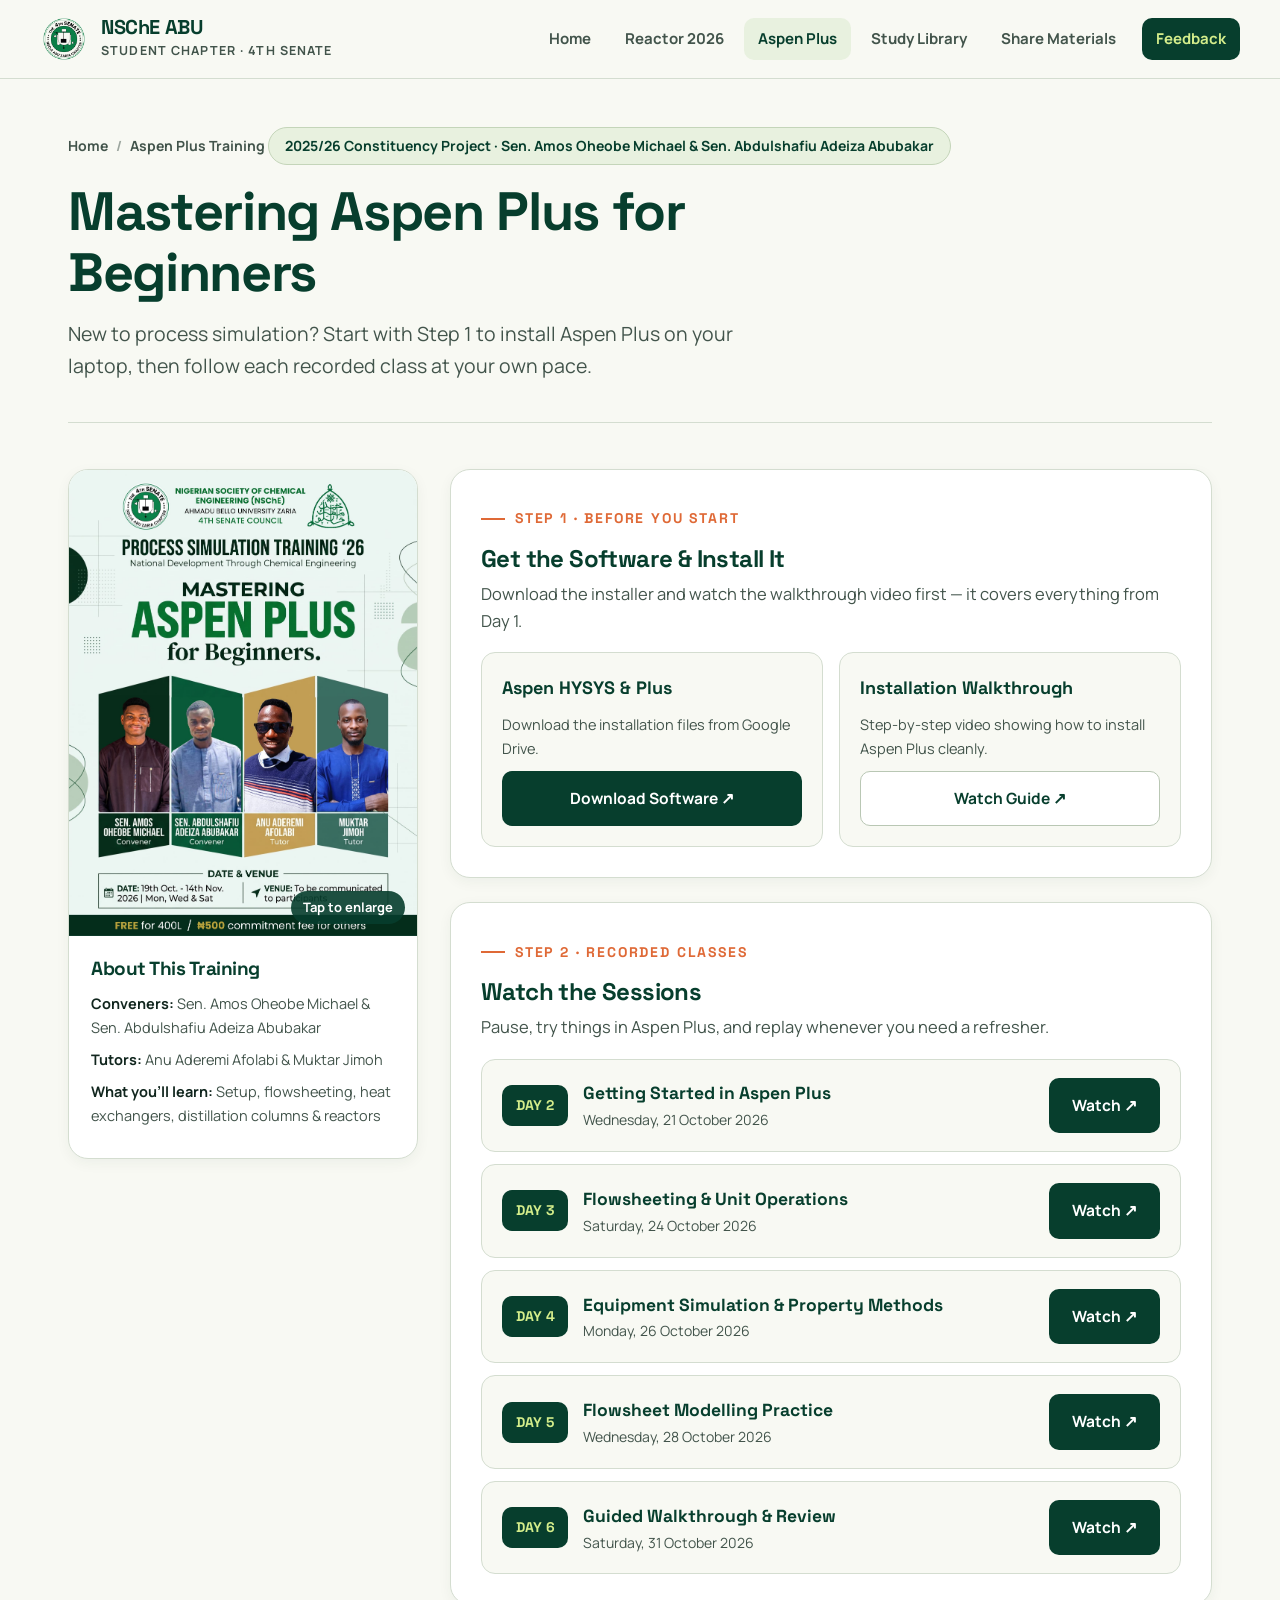
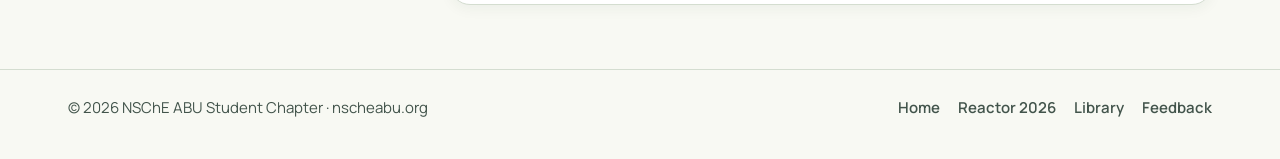
<file: aspen.html>
<!DOCTYPE html>
<html lang="en">
<head>
  <meta charset="UTF-8">
  <meta name="viewport" content="width=device-width, initial-scale=1.0">
  <meta name="theme-color" content="#073e2d">
  <title>Aspen Plus Process Simulation Training | NSChE ABU</title>
  <meta name="description" content="On-demand Process Simulation Training: Mastering Aspen Plus for Beginners — 2025/26 Constituency Project by Sen. Amos Oheobe Michael and Sen. Abdulshafiu Adeiza Abubakar.">
  <link rel="canonical" href="https://nscheabu.org/aspen">
  <link rel="icon" href="assets/parliament.jpg">
  <link rel="stylesheet" href="assets/styles.css">
  <style>
    .aspen-layout {
      padding: 46px 0 64px;
      display: grid;
      grid-template-columns: 350px 1fr;
      gap: 32px;
      align-items: start;
    }
    .flyer-card {
      background: var(--surface); border: 1px solid var(--line);
      border-radius: var(--radius-lg); overflow: hidden;
      position: sticky; top: 96px; box-shadow: var(--shadow-sm);
    }
    .flyer-btn { display: block; width: 100%; padding: 0; border: 0; background: #0d2b20; position: relative; overflow: hidden; }
    .flyer-btn img { width: 100%; transition: transform 0.25s ease; }
    .flyer-btn:hover img { transform: scale(1.02); }
    .zoom-pill { position: absolute; bottom: 12px; right: 12px; background: rgba(7, 62, 45, 0.9); color: #ffffff; padding: 6px 12px; border-radius: 999px; font-size: 13px; font-weight: 700; }
    .flyer-meta { padding: 22px; }
    .flyer-meta h3 { font-size: 19px; margin: 0 0 12px; }
    .meta-row { font-size: 14.5px; color: var(--muted); margin-bottom: 8px; }
    .meta-row strong { color: var(--ink); }

    .course-stack { display: grid; gap: 24px; }
    .setup-grid { display: grid; grid-template-columns: repeat(2, minmax(0, 1fr)); gap: 16px; margin-top: 18px; }
    .setup-card {
      background: var(--paper); border: 1px solid var(--line); border-radius: var(--radius-md);
      padding: 20px; display: flex; flex-direction: column; gap: 10px;
    }
    .setup-card strong { font-family: 'Space Grotesk', sans-serif; font-size: 18px; color: var(--green); }
    .setup-card span { font-size: 14.5px; color: var(--muted); }
    .setup-card .btn { margin-top: auto; width: 100%; }

    .video-list { display: grid; gap: 12px; margin-top: 18px; }
    .video-item {
      display: flex; align-items: center; justify-content: space-between; gap: 16px;
      padding: 18px 20px; background: var(--paper); border: 1px solid var(--line);
      border-radius: var(--radius-md); transition: border-color 0.16s ease, background 0.16s ease;
    }
    .video-item:hover { border-color: var(--green-mid); background: #eff4e8; }
    .video-info { display: flex; align-items: center; gap: 15px; }
    .day-badge {
      min-width: 66px; text-align: center; padding: 9px 10px; border-radius: 10px;
      background: var(--green); color: var(--lime); font-family: 'Space Grotesk', sans-serif;
      font-size: 14px; font-weight: 700; flex-shrink: 0;
    }
    .video-title { font-family: 'Space Grotesk', sans-serif; font-size: 17.5px; font-weight: 700; color: var(--green); display: block; }
    .video-sub { font-size: 14px; color: var(--muted); display: block; }

    @media (max-width: 960px) { .aspen-layout { grid-template-columns: 1fr; } .flyer-card { position: static; max-width: 440px; } }
    @media (max-width: 640px) { .setup-grid { grid-template-columns: 1fr; } .video-item { flex-direction: column; align-items: flex-start; } .video-item .btn { width: 100%; } }
  </style>
</head>
<body>
  <header class="site-header">
    <div class="container header-inner">
      <a class="brand" href="/portal">
        <img src="assets/parliament.jpg" alt="4th Senate Council, NSChE ABU Zaria">
        <span>
          <strong class="brand-title">NSChE ABU</strong>
          <small class="brand-sub">Student Chapter · 4th Senate</small>
        </span>
      </a>
      <button class="menu-toggle" id="menu-toggle" type="button" aria-label="Toggle menu" aria-expanded="false">
        <svg viewBox="0 0 24 24" fill="none" stroke="currentColor" stroke-width="2"><path d="M4 7h16M4 12h16M4 17h16"/></svg>
      </button>
      <nav class="site-nav" id="site-nav" aria-label="Primary navigation">
        <a href="/portal">Home</a>
        <a href="/reactor">Reactor 2026</a>
        <a href="/aspen" class="active">Aspen Plus</a>
        <a href="/library">Study Library</a>
        <a href="/submit">Share Materials</a>
        <a href="/feedback" class="nav-cta">Feedback</a>
      </nav>
    </div>
  </header>

  <main class="container">
    <section class="page-hero">
      <div class="breadcrumb"><a href="/portal">Home</a> <span aria-hidden="true">/</span> <span>Aspen Plus Training</span></div>
      <div class="credit-pill">2025/26 Constituency Project · Sen. Amos Oheobe Michael &amp; Sen. Abdulshafiu Adeiza Abubakar</div>
      <h1>Mastering Aspen Plus for Beginners</h1>
      <p class="lead">New to process simulation? Start with Step 1 to install Aspen Plus on your laptop, then follow each recorded class at your own pace.</p>
    </section>

    <section class="aspen-layout">
      <aside class="flyer-card">
        <button class="flyer-btn" type="button" id="open-flyer" aria-label="Enlarge training flyer">
          <img src="assets/aspen-flyer.jpg" alt="Process Simulation Training '26 — Mastering Aspen Plus for Beginners">
          <span class="zoom-pill">Tap to enlarge</span>
        </button>
        <div class="flyer-meta">
          <h3>About This Training</h3>
          <div class="meta-row"><strong>Conveners:</strong> Sen. Amos Oheobe Michael &amp; Sen. Abdulshafiu Adeiza Abubakar</div>
          <div class="meta-row"><strong>Tutors:</strong> Anu Aderemi Afolabi &amp; Muktar Jimoh</div>
          <div class="meta-row"><strong>What you'll learn:</strong> Setup, flowsheeting, heat exchangers, distillation columns &amp; reactors</div>
        </div>
      </aside>

      <div class="course-stack">
        <div class="surface-card">
          <div class="eyebrow">Step 1 · Before You Start</div>
          <h2 style="margin:0 0 8px; font-size:24px;">Get the Software &amp; Install It</h2>
          <p style="margin:0; color:var(--muted);">Download the installer and watch the walkthrough video first — it covers everything from Day 1.</p>

          <div class="setup-grid">
            <div class="setup-card">
              <strong>Aspen HYSYS &amp; Plus</strong>
              <span>Download the installation files from Google Drive.</span>
              <a class="btn btn-primary" href="https://drive.google.com/drive/folders/1dcPQ85crH-reZQr51jI_N2-OMOsZdmQL?usp=drive_link" target="_blank" rel="noopener noreferrer">Download Software ↗</a>
            </div>
            <div class="setup-card">
              <strong>Installation Walkthrough</strong>
              <span>Step-by-step video showing how to install Aspen Plus cleanly.</span>
              <a class="btn btn-secondary" href="https://drive.google.com/file/d/1r5Dppnak1qmbiyv0zVC3LcIEsXkKtmCa/view?usp=sharing" target="_blank" rel="noopener noreferrer">Watch Guide ↗</a>
            </div>
          </div>
        </div>

        <div class="surface-card">
          <div class="eyebrow">Step 2 · Recorded Classes</div>
          <h2 style="margin:0 0 8px; font-size:24px;">Watch the Sessions</h2>
          <p style="margin:0; color:var(--muted);">Pause, try things in Aspen Plus, and replay whenever you need a refresher.</p>

          <div class="video-list">
            <div class="video-item">
              <div class="video-info">
                <span class="day-badge">DAY 2</span>
                <div>
                  <span class="video-title">Getting Started in Aspen Plus</span>
                  <span class="video-sub">Wednesday, 21 October 2026</span>
                </div>
              </div>
              <a class="btn btn-primary" href="https://drive.google.com/file/d/1I8m_96QIARfTsNIJGgQcbL-wTsrNFKC9/view?usp=drivesdk" target="_blank" rel="noopener noreferrer">Watch ↗</a>
            </div>

            <div class="video-item">
              <div class="video-info">
                <span class="day-badge">DAY 3</span>
                <div>
                  <span class="video-title">Flowsheeting &amp; Unit Operations</span>
                  <span class="video-sub">Saturday, 24 October 2026</span>
                </div>
              </div>
              <a class="btn btn-primary" href="https://drive.google.com/file/d/1PqNSqU7HLkPXmFqzxGaYs_lEoEwLUfha/view?usp=drivesdk" target="_blank" rel="noopener noreferrer">Watch ↗</a>
            </div>

            <div class="video-item">
              <div class="video-info">
                <span class="day-badge">DAY 4</span>
                <div>
                  <span class="video-title">Equipment Simulation &amp; Property Methods</span>
                  <span class="video-sub">Monday, 26 October 2026</span>
                </div>
              </div>
              <a class="btn btn-primary" href="https://drive.google.com/file/d/1Q1H2U1e0AopoNmAdwpP_WrVVmf7OgQuS/view?usp=drivesdk" target="_blank" rel="noopener noreferrer">Watch ↗</a>
            </div>

            <div class="video-item">
              <div class="video-info">
                <span class="day-badge">DAY 5</span>
                <div>
                  <span class="video-title">Flowsheet Modelling Practice</span>
                  <span class="video-sub">Wednesday, 28 October 2026</span>
                </div>
              </div>
              <a class="btn btn-primary" href="https://drive.google.com/file/d/1vAtVlZqHjtX_nznTPYUTou9u3xbHw517/view?usp=drivesdk" target="_blank" rel="noopener noreferrer">Watch ↗</a>
            </div>

            <div class="video-item">
              <div class="video-info">
                <span class="day-badge">DAY 6</span>
                <div>
                  <span class="video-title">Guided Walkthrough &amp; Review</span>
                  <span class="video-sub">Saturday, 31 October 2026</span>
                </div>
              </div>
              <a class="btn btn-primary" href="https://drive.google.com/file/d/1xRFmtrDJiahxNEemplMcYujIHNgZti0q/view?usp=drivesdk" target="_blank" rel="noopener noreferrer">Watch ↗</a>
            </div>
          </div>
        </div>
      </div>
    </section>
  </main>

  <footer class="site-footer">
    <div class="container footer-inner">
      <span>© 2026 NSChE ABU Student Chapter · nscheabu.org</span>
      <div class="footer-links">
        <a href="/portal">Home</a>
        <a href="/reactor">Reactor 2026</a>
        <a href="/library">Library</a>
        <a href="/feedback">Feedback</a>
      </div>
    </div>
  </footer>

  <dialog id="flyer-modal" aria-labelledby="flyer-modal-title">
    <div class="dialog-head">
      <h3 id="flyer-modal-title">Process Simulation Training '26</h3>
      <button class="close-btn" type="button" id="close-flyer-modal" aria-label="Close">×</button>
    </div>
    <img src="assets/aspen-flyer.jpg" alt="Process Simulation Training '26 flyer" style="border-radius:12px;">
  </dialog>

  <script src="assets/site.js"></script>
  <script>
    const flyerModal = document.getElementById('flyer-modal');
    document.getElementById('open-flyer').addEventListener('click', () => flyerModal.showModal());
    document.getElementById('close-flyer-modal').addEventListener('click', () => flyerModal.close());
    flyerModal.addEventListener('click', (e) => { if (e.target === flyerModal) flyerModal.close(); });
  </script>
</body>
</html>
</file>
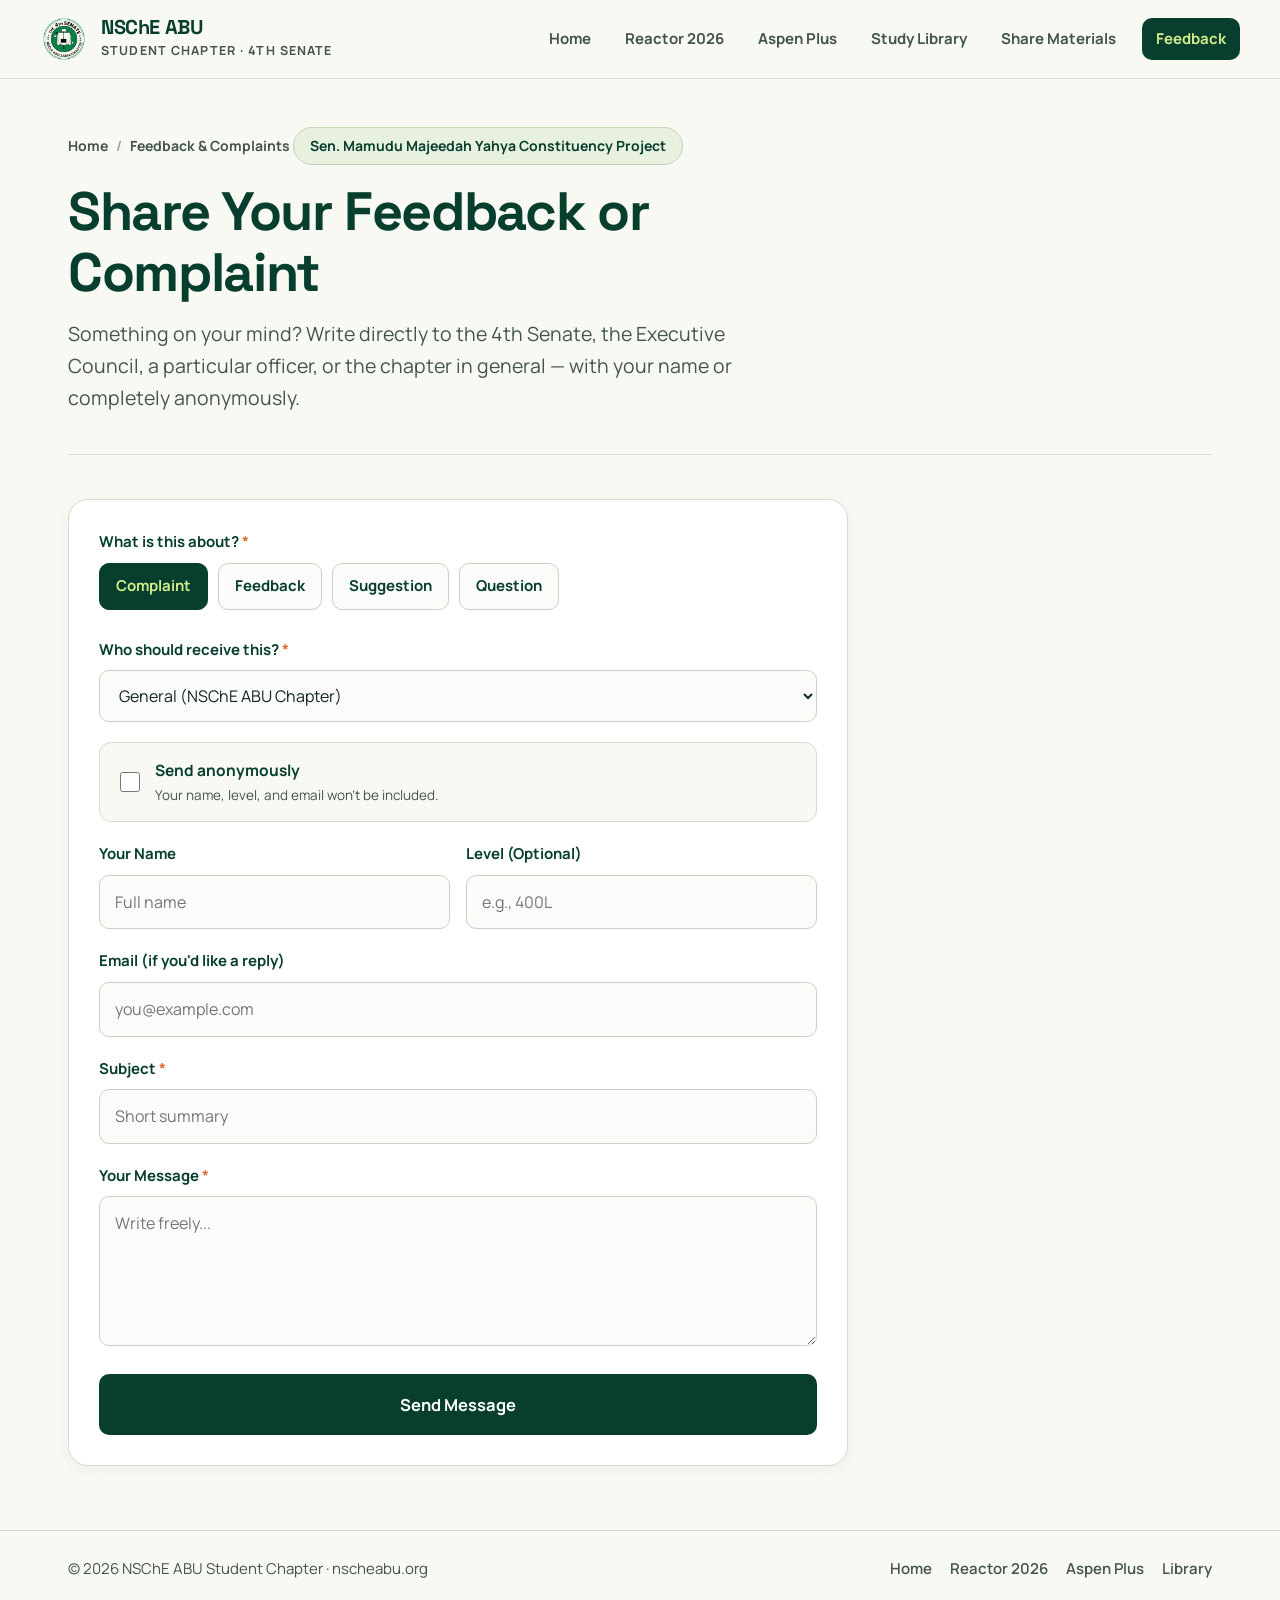
<file: feedback.html>
<!DOCTYPE html>
<html lang="en">
<head>
  <meta charset="UTF-8">
  <meta name="viewport" content="width=device-width, initial-scale=1.0">
  <meta name="theme-color" content="#073e2d">
  <title>Feedback &amp; Complaints | NSChE ABU Student Chapter</title>
  <meta name="description" content="Share feedback, suggestions, or complaints with the NSChE ABU Student Chapter Senate, Executive Council, or a specific officer — Sen. Mamudu Majeedah Yahya Constituency Project.">
  <link rel="canonical" href="https://nscheabu.org/feedback">
  <link rel="icon" href="assets/parliament.jpg">
  <link rel="stylesheet" href="assets/styles.css">
  <style>
    .feedback-wrap { padding: 44px 0 64px; max-width: 780px; }
    .form-grid { display: grid; gap: 20px; }
    .form-row-2 { display: grid; grid-template-columns: repeat(2, minmax(0, 1fr)); gap: 16px; }
    .field label { display: block; font-size: 15px; font-weight: 700; color: var(--green); margin-bottom: 8px; }
    .field label .req { color: var(--orange); }
    .field input[type="text"], .field input[type="email"], .field select, .field textarea {
      width: 100%; padding: 13px 15px; border: 1.5px solid #c6d3c2;
      border-radius: 10px; background: #fbfcf9; color: var(--ink); font-size: 16px;
    }
    .field input:focus, .field select:focus, .field textarea:focus { border-color: var(--green); background: #ffffff; }
    .field textarea { min-height: 150px; resize: vertical; }

    .pill-group { display: flex; flex-wrap: wrap; gap: 10px; }
    .pill-option input { position: absolute; opacity: 0; pointer-events: none; }
    .pill-option span {
      display: inline-block; padding: 10px 16px; border-radius: 10px;
      border: 1.5px solid #c6d3c2; background: #fbfcf9; color: var(--green);
      font-size: 15px; font-weight: 700; cursor: pointer; transition: all 0.15s ease;
    }
    .pill-option input:checked + span { background: var(--green); color: var(--lime); border-color: var(--green); }

    .anon-toggle {
      display: flex; align-items: center; gap: 12px; padding: 15px 16px;
      background: var(--paper); border: 1px solid var(--line); border-radius: 12px; cursor: pointer;
    }
    .anon-toggle input { width: 20px; height: 20px; accent-color: var(--green); cursor: pointer; }
    .anon-toggle strong { display: block; font-size: 15.5px; color: var(--green); }
    .anon-toggle small { display: block; font-size: 13.5px; color: var(--muted); }

    .conditional-box { display: none; }
    .conditional-box.visible { display: block; }
    .identity-fields.hidden { display: none; }

    .form-status { display: none; padding: 16px 18px; border-radius: 12px; font-size: 15.5px; font-weight: 600; }
    .form-status.success { display: block; background: #e7f6ea; border: 1px solid #9bd1a7; color: #0e4f28; }
    .form-status.error { display: block; background: #fdeceb; border: 1px solid #eab0ab; color: #8a231c; }

    @media (max-width: 600px) { .form-row-2 { grid-template-columns: 1fr; } }
  </style>
</head>
<body>
  <header class="site-header">
    <div class="container header-inner">
      <a class="brand" href="/portal">
        <img src="assets/parliament.jpg" alt="4th Senate Council, NSChE ABU Zaria">
        <span>
          <strong class="brand-title">NSChE ABU</strong>
          <small class="brand-sub">Student Chapter · 4th Senate</small>
        </span>
      </a>
      <button class="menu-toggle" id="menu-toggle" type="button" aria-label="Toggle menu" aria-expanded="false">
        <svg viewBox="0 0 24 24" fill="none" stroke="currentColor" stroke-width="2"><path d="M4 7h16M4 12h16M4 17h16"/></svg>
      </button>
      <nav class="site-nav" id="site-nav" aria-label="Primary navigation">
        <a href="/portal">Home</a>
        <a href="/reactor">Reactor 2026</a>
        <a href="/aspen">Aspen Plus</a>
        <a href="/library">Study Library</a>
        <a href="/submit">Share Materials</a>
        <a href="/feedback" class="nav-cta">Feedback</a>
      </nav>
    </div>
  </header>

  <main class="container">
    <section class="page-hero">
      <div class="breadcrumb"><a href="/portal">Home</a> <span aria-hidden="true">/</span> <span>Feedback &amp; Complaints</span></div>
      <div class="credit-pill">Sen. Mamudu Majeedah Yahya Constituency Project</div>
      <h1>Share Your Feedback or Complaint</h1>
      <p class="lead">Something on your mind? Write directly to the 4th Senate, the Executive Council, a particular officer, or the chapter in general — with your name or completely anonymously.</p>
    </section>

    <section class="feedback-wrap">
      <div class="surface-card">
        <form id="feedback-form" action="https://formspree.io/f/moedblkj" method="POST">
          <input type="hidden" name="_subject" id="hidden-subject" value="New NSChE ABU Feedback / Complaint">
          <input type="text" name="_gotcha" style="display:none" tabindex="-1" autocomplete="off">

          <div class="form-grid">
            <div class="field">
              <label>What is this about? <span class="req">*</span></label>
              <div class="pill-group" role="radiogroup" aria-label="Submission Type">
                <label class="pill-option"><input type="radio" name="Submission_Type" value="Complaint" checked><span>Complaint</span></label>
                <label class="pill-option"><input type="radio" name="Submission_Type" value="Feedback"><span>Feedback</span></label>
                <label class="pill-option"><input type="radio" name="Submission_Type" value="Suggestion"><span>Suggestion</span></label>
                <label class="pill-option"><input type="radio" name="Submission_Type" value="Inquiry"><span>Question</span></label>
              </div>
            </div>

            <div class="field">
              <label for="addressed-to">Who should receive this? <span class="req">*</span></label>
              <select id="addressed-to" name="Addressed_To" required>
                <option value="General (NSChE ABU Chapter)">General (NSChE ABU Chapter)</option>
                <option value="The 4th Senate Council">The 4th Senate Council</option>
                <option value="Executive Council">Executive Council</option>
                <option value="Particular Person / Officer">A Particular Person or Officer</option>
              </select>
            </div>

            <div class="field conditional-box" id="specific-person-box">
              <label for="specific-person">Name or Office <span class="req">*</span></label>
              <input type="text" id="specific-person" name="Specific_Person_Or_Office" placeholder="e.g., Senate President, Financial Secretary, or officer's name">
            </div>

            <label class="anon-toggle" for="anonymous-toggle">
              <input type="checkbox" id="anonymous-toggle" name="Submitted_Anonymously" value="Yes">
              <span>
                <strong>Send anonymously</strong>
                <small>Your name, level, and email won't be included.</small>
              </span>
            </label>

            <div class="identity-fields form-grid" id="identity-fields">
              <div class="form-row-2">
                <div class="field">
                  <label for="sender-name">Your Name</label>
                  <input type="text" id="sender-name" name="Full_Name" placeholder="Full name">
                </div>
                <div class="field">
                  <label for="sender-level">Level (Optional)</label>
                  <input type="text" id="sender-level" name="Level_Or_RegNo" placeholder="e.g., 400L">
                </div>
              </div>
              <div class="field">
                <label for="sender-email">Email (if you'd like a reply)</label>
                <input type="email" id="sender-email" name="email" placeholder="you@example.com">
              </div>
            </div>

            <div class="field">
              <label for="msg-subject">Subject <span class="req">*</span></label>
              <input type="text" id="msg-subject" name="Subject" required placeholder="Short summary">
            </div>

            <div class="field">
              <label for="msg-body">Your Message <span class="req">*</span></label>
              <textarea id="msg-body" name="Message" required placeholder="Write freely..."></textarea>
            </div>

            <div class="form-status" id="form-status" role="status" aria-live="polite"></div>

            <button class="btn btn-primary" type="submit" id="submit-btn" style="width:100%; padding:16px 24px; font-size:16.5px;">
              Send Message
            </button>
          </div>
        </form>
      </div>
    </section>
  </main>

  <footer class="site-footer">
    <div class="container footer-inner">
      <span>© 2026 NSChE ABU Student Chapter · nscheabu.org</span>
      <div class="footer-links">
        <a href="/portal">Home</a>
        <a href="/reactor">Reactor 2026</a>
        <a href="/aspen">Aspen Plus</a>
        <a href="/library">Library</a>
      </div>
    </div>
  </footer>

  <script src="assets/site.js"></script>
  <script>
    const addressedSelect = document.getElementById('addressed-to');
    const specificBox = document.getElementById('specific-person-box');
    const specificInput = document.getElementById('specific-person');

    function syncRecipientField() {
      const isSpecific = addressedSelect.value === 'Particular Person / Officer';
      specificBox.classList.toggle('visible', isSpecific);
      specificInput.required = isSpecific;
      if (!isSpecific) specificInput.value = '';
    }
    addressedSelect.addEventListener('change', syncRecipientField);
    syncRecipientField();

    const anonToggle = document.getElementById('anonymous-toggle');
    const identityFields = document.getElementById('identity-fields');
    anonToggle.addEventListener('change', () => {
      const isAnon = anonToggle.checked;
      identityFields.classList.toggle('hidden', isAnon);
      if (isAnon) {
        document.getElementById('sender-name').value = '';
        document.getElementById('sender-level').value = '';
        document.getElementById('sender-email').value = '';
      }
    });

    const form = document.getElementById('feedback-form');
    const submitBtn = document.getElementById('submit-btn');
    const formStatus = document.getElementById('form-status');

    form.addEventListener('submit', async (e) => {
      e.preventDefault();
      formStatus.className = 'form-status';
      formStatus.textContent = '';

      const type = form.querySelector('input[name="Submission_Type"]:checked')?.value || 'Feedback';
      const target = addressedSelect.value;
      const subjectText = document.getElementById('msg-subject').value.trim();
      document.getElementById('hidden-subject').value = `[NSChE ABU ${type}] (${target}) — ${subjectText}`;

      submitBtn.disabled = true;
      submitBtn.textContent = 'Sending...';

      try {
        const formData = new FormData(form);
        if (!anonToggle.checked) formData.set('Submitted_Anonymously', 'No');
        const payload = Object.fromEntries(formData.entries());
        if (!payload.email) delete payload.email;
        if (!payload.Specific_Person_Or_Office) delete payload.Specific_Person_Or_Office;
        if (!payload._gotcha) delete payload._gotcha;

        // Backup to NSChE ABU Cloudflare R2
        fetch('https://nsche-abu-uploads.nscheabuzaria1.workers.dev/feedback', {
          method: 'POST',
          headers: { 'Content-Type': 'application/json' },
          body: JSON.stringify(payload)
        }).catch(() => {});

        // Primary delivery via Formspree -> nscheabuzaria1@gmail.com
        const response = await fetch('https://formspree.io/f/moedblkj', {
          method: 'POST',
          headers: { 'Content-Type': 'application/json', 'Accept': 'application/json' },
          body: JSON.stringify(payload)
        });

        if (response.ok) {
          formStatus.className = 'form-status success';
          formStatus.textContent = 'Thank you — your message has been sent.';
          form.reset();
          syncRecipientField();
          identityFields.classList.remove('hidden');
        } else {
          const errData = await response.json().catch(() => ({}));
          throw new Error((errData.errors && errData.errors.map((err) => err.message).join(', ')) || 'Could not send right now.');
        }
      } catch (err) {
        formStatus.className = 'form-status error';
        formStatus.textContent = err.message || 'Could not send right now. Please check your connection and try again.';
      } finally {
        submitBtn.disabled = false;
        submitBtn.textContent = 'Send Message';
      }
    });
  </script>
</body>
</html>
</file>
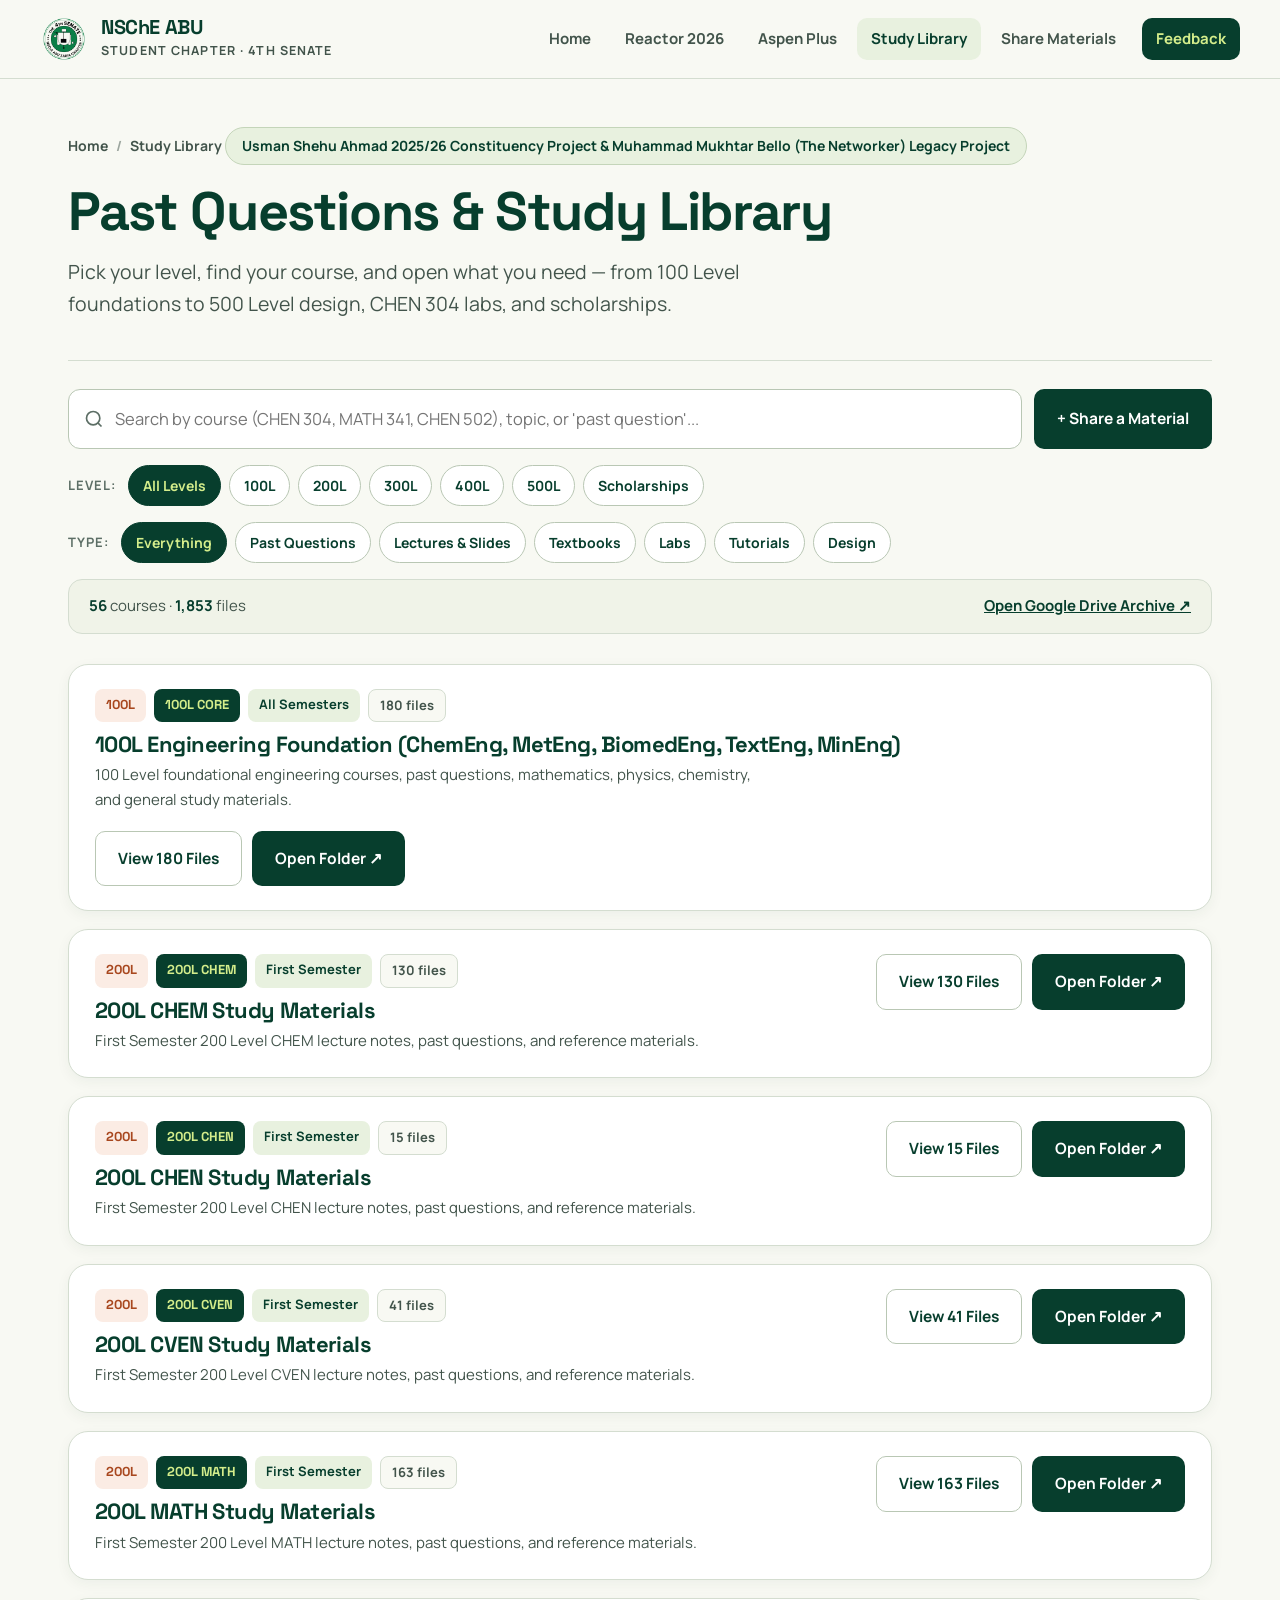
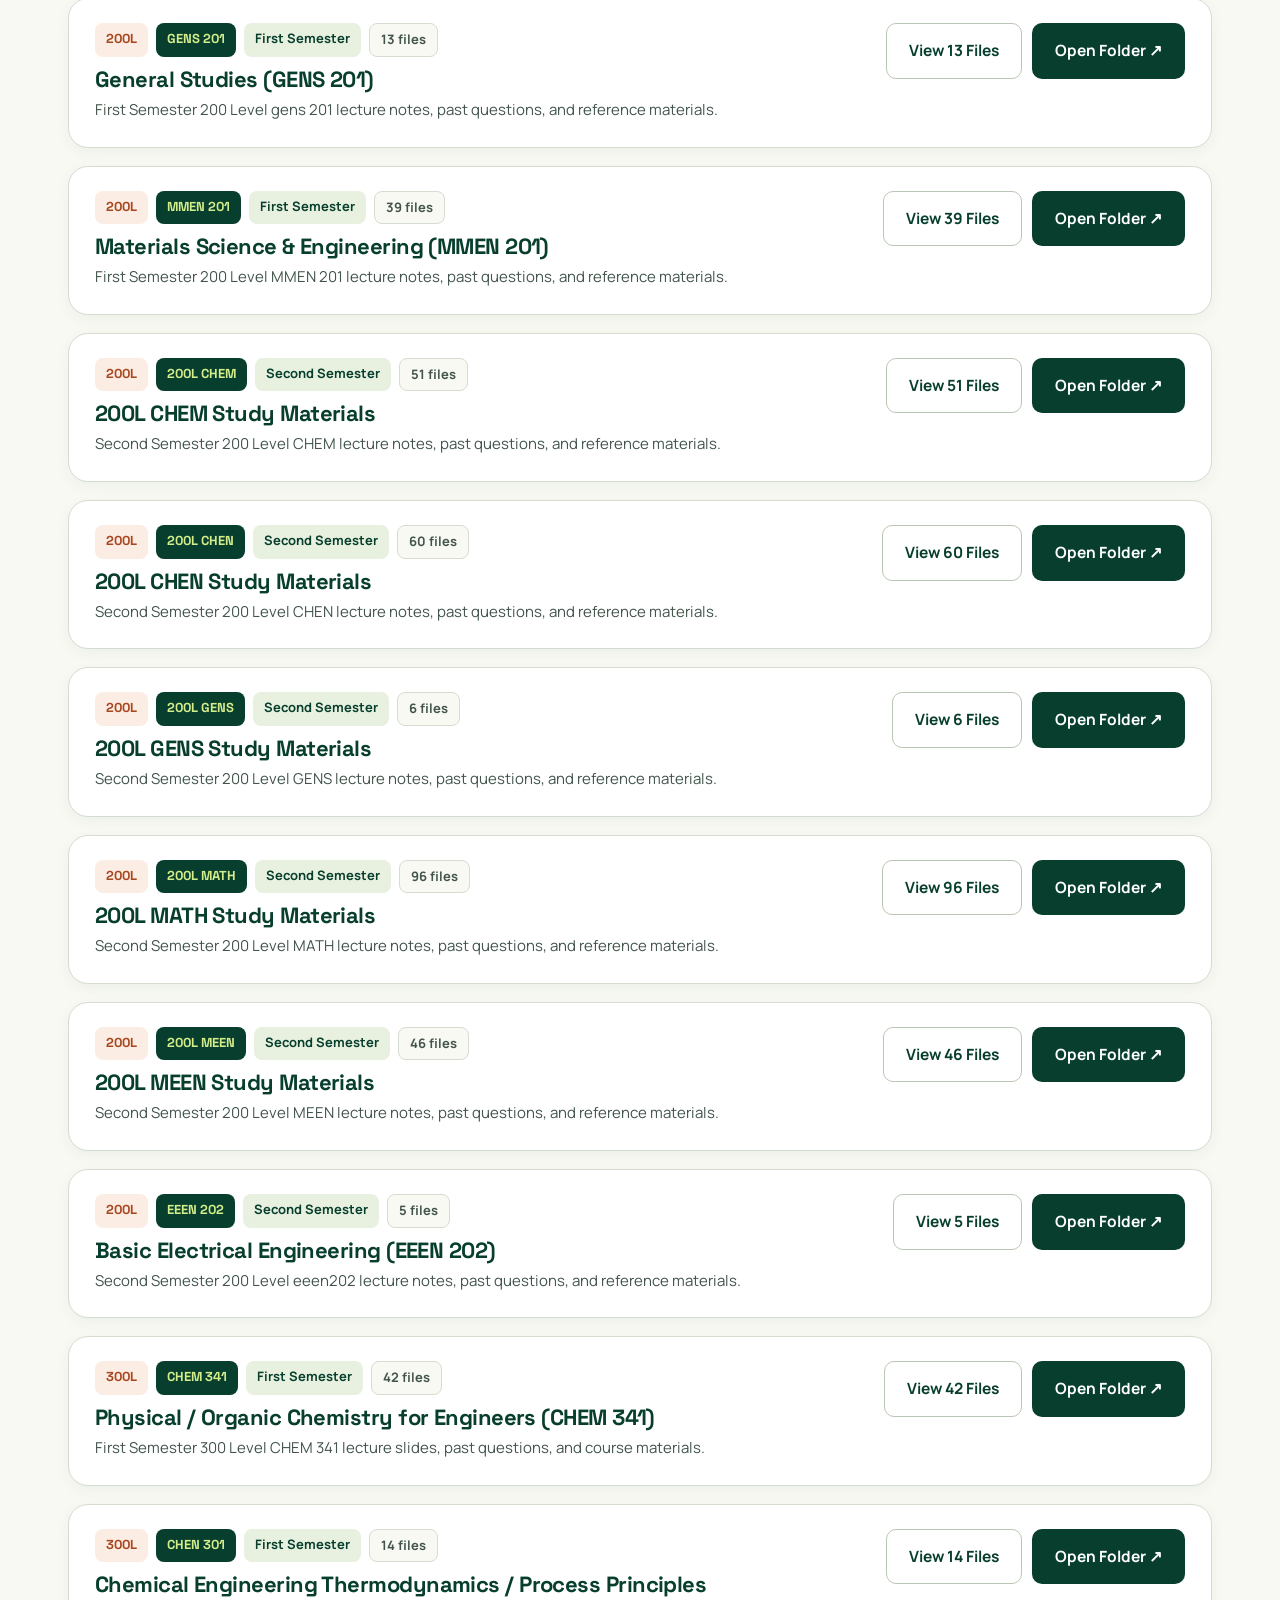
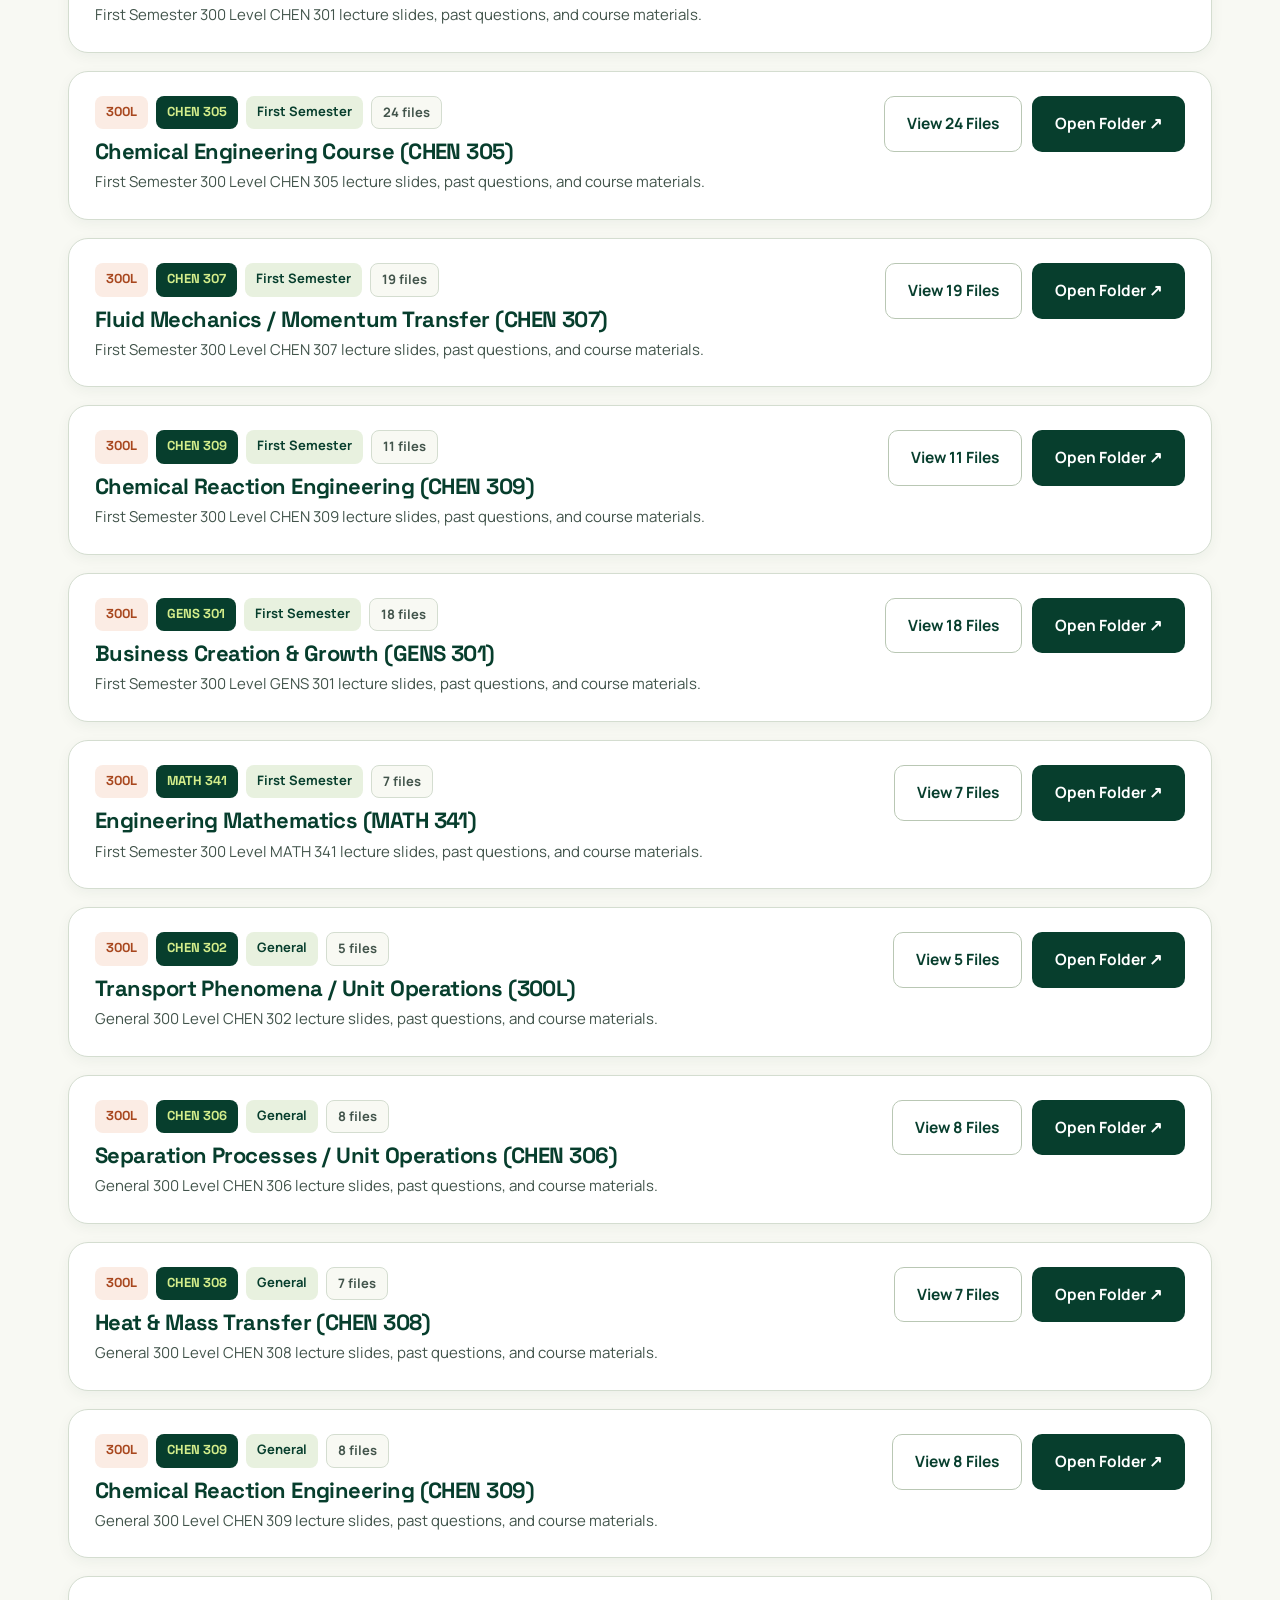
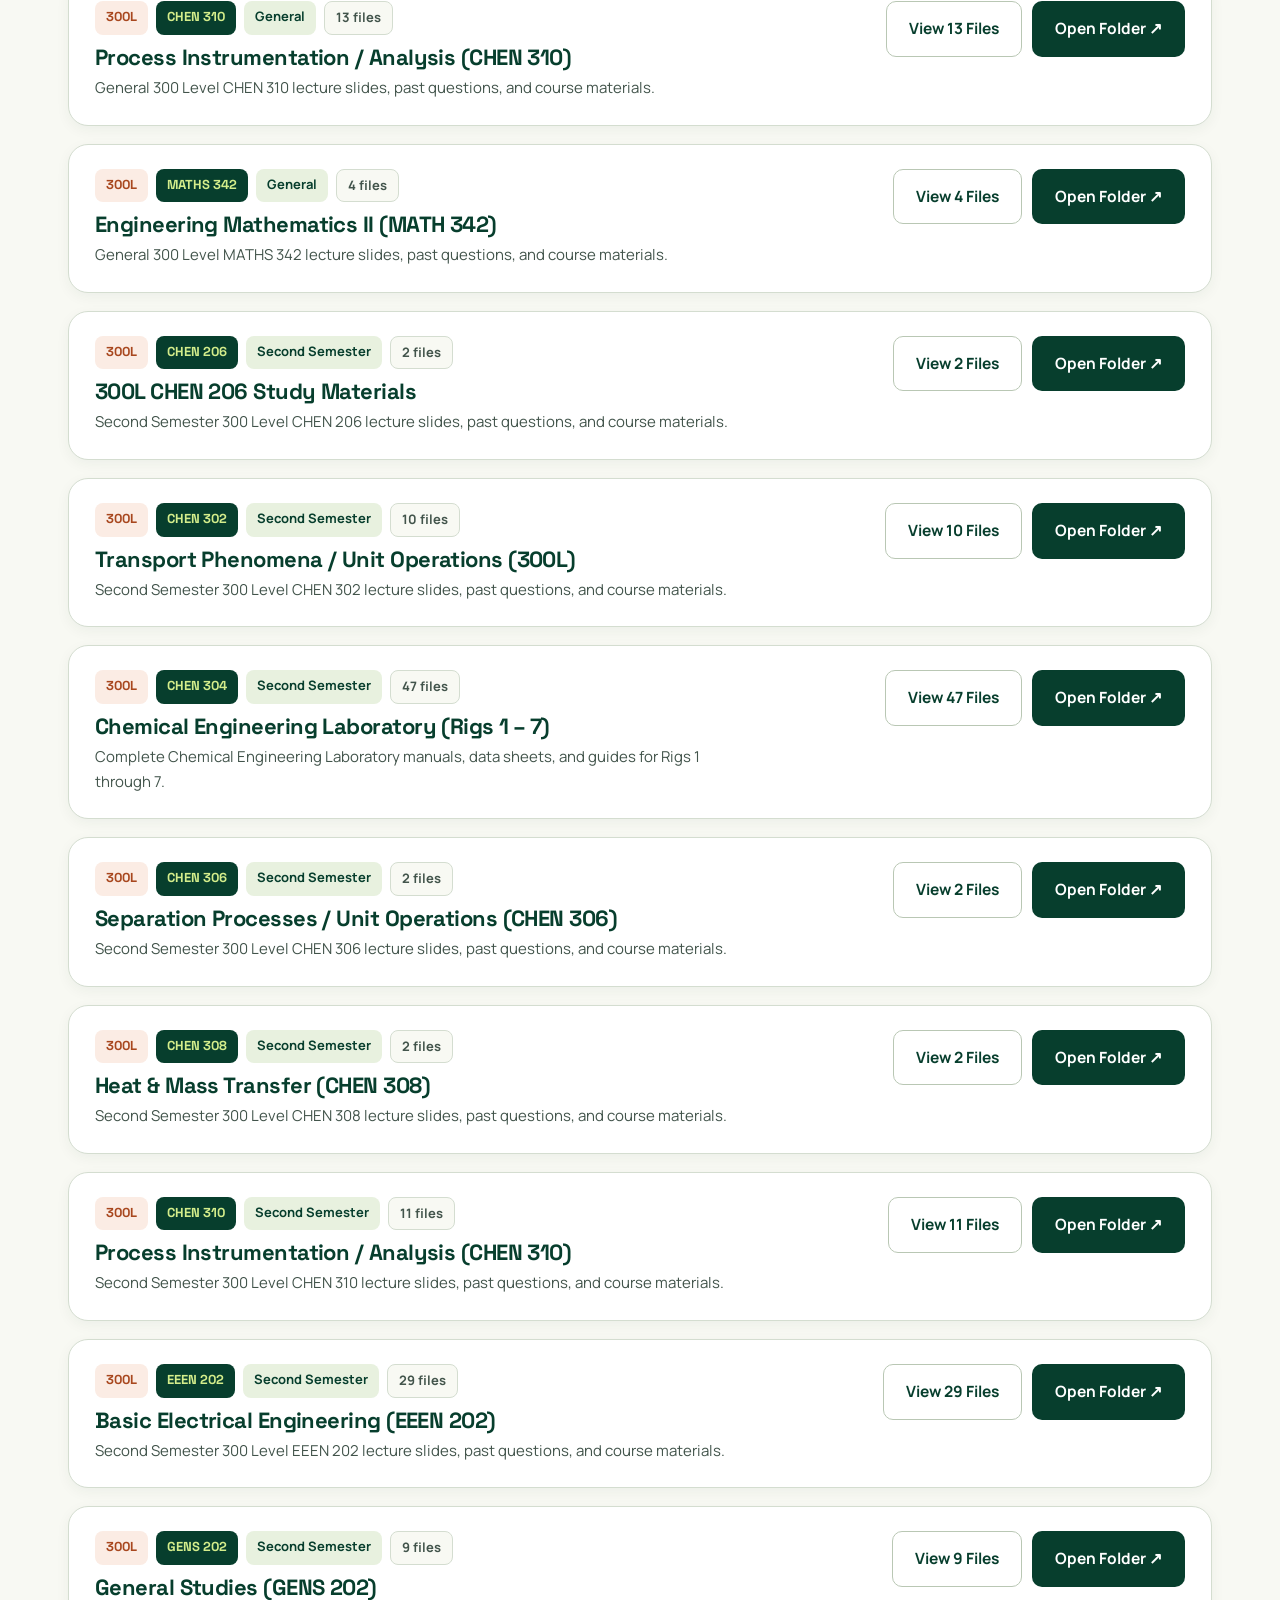
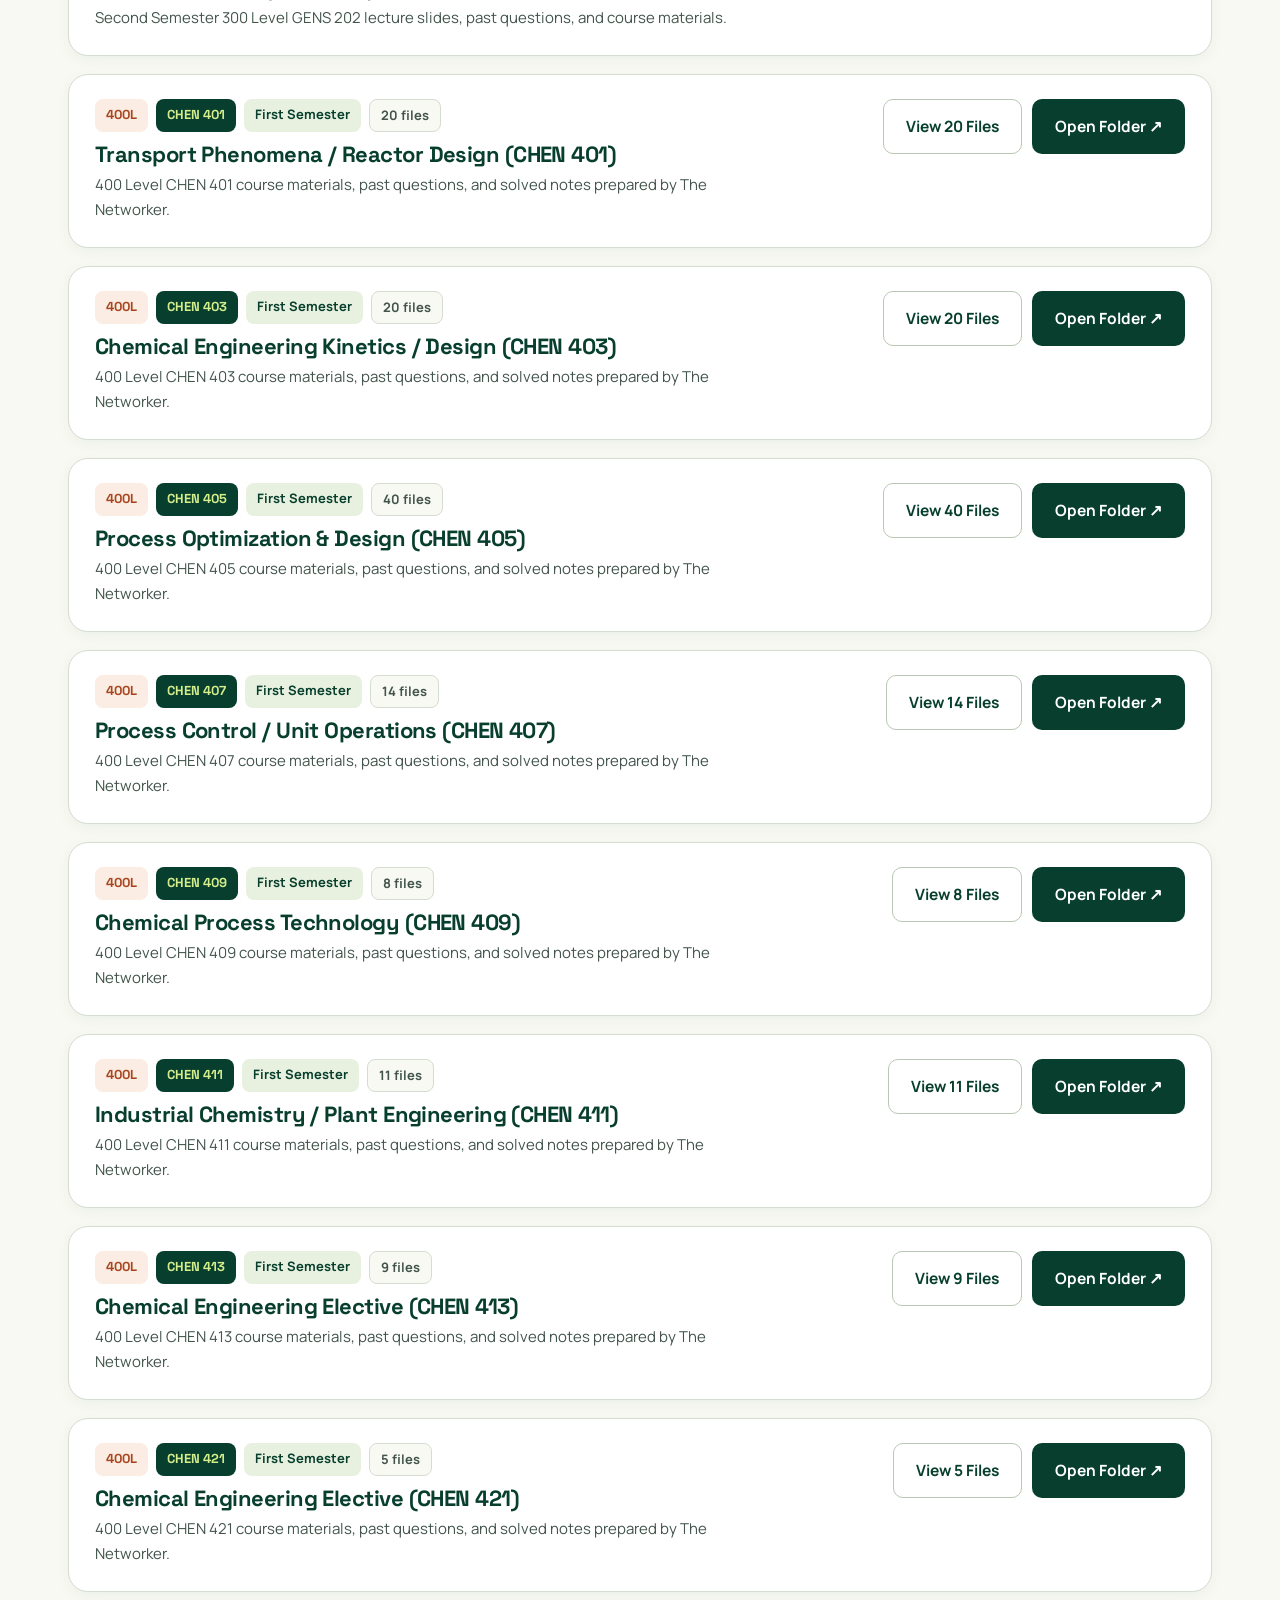
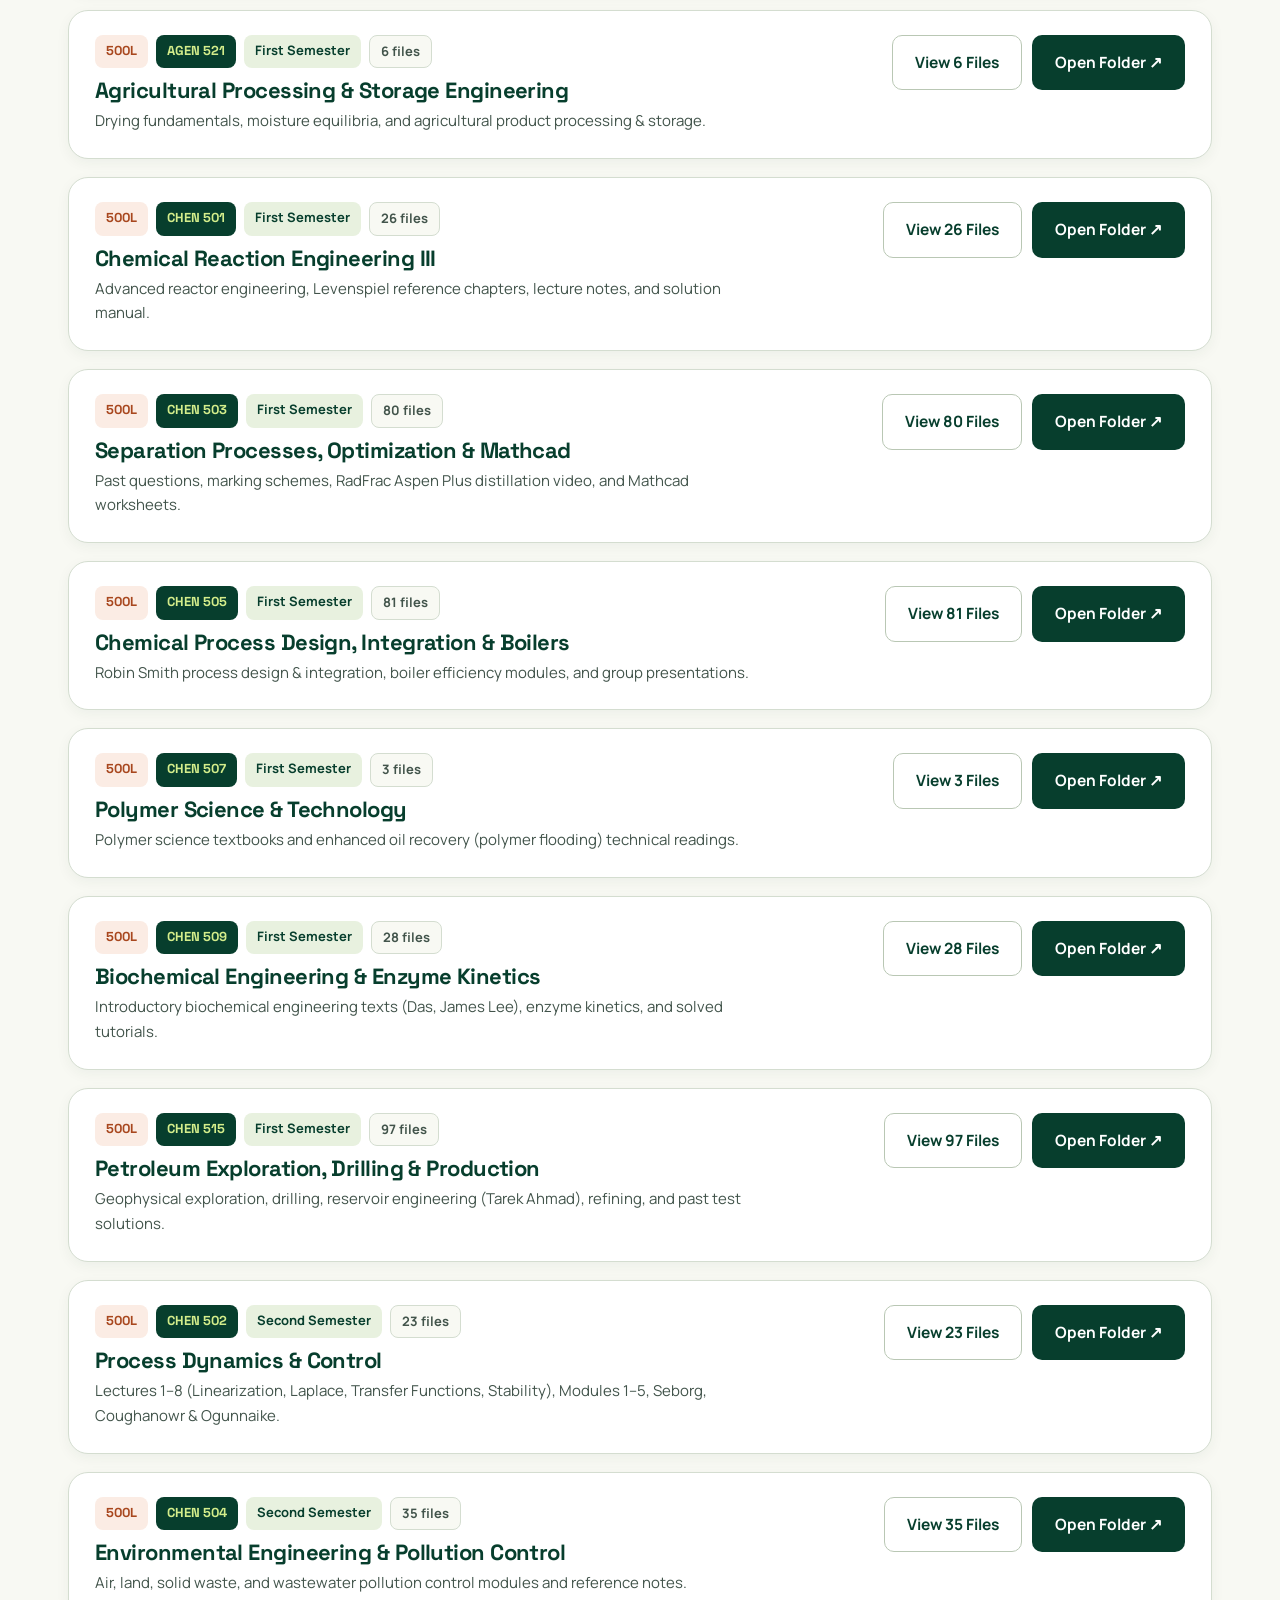
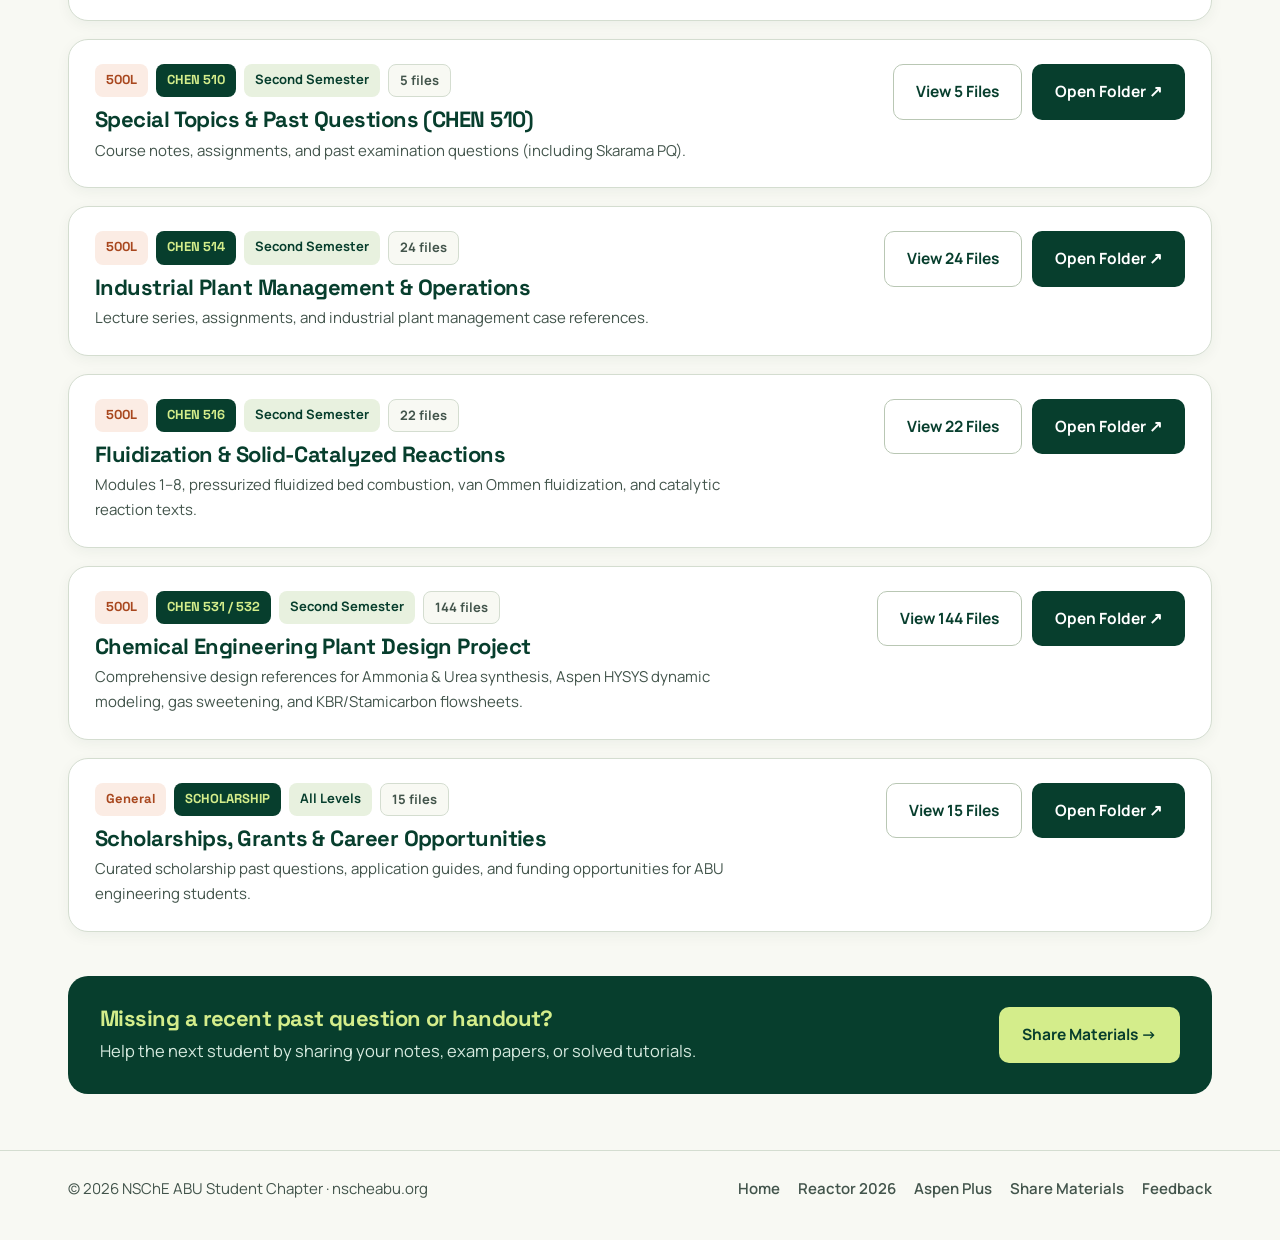
<file: library.html>
<!DOCTYPE html>
<html lang="en">
<head>
  <meta charset="UTF-8">
  <meta name="viewport" content="width=device-width, initial-scale=1.0">
  <meta name="theme-color" content="#073e2d">
  <title>Past Questions &amp; Study Library (100L–500L) | NSChE ABU</title>
  <meta name="description" content="100L–500L Chemical Engineering Past Questions, lecture notes, lab guides, and textbooks at ABU Zaria — Usman Shehu Ahmad 2025/26 Constituency Project & Muhammad Mukhtar Bello (The Networker) Legacy Project.">
  <link rel="canonical" href="https://nscheabu.org/library">
  <link rel="icon" href="assets/parliament.jpg">
  <link rel="stylesheet" href="assets/styles.css">
  <style>
    .library-controls { padding: 28px 0 20px; display: grid; gap: 16px; }
    .search-bar-wrap { display: flex; gap: 12px; flex-wrap: wrap; }
    .search-input-box { flex: 1; min-width: 260px; position: relative; }
    .search-input-box svg { position: absolute; left: 16px; top: 50%; transform: translateY(-50%); width: 20px; height: 20px; color: var(--subtle); pointer-events: none; }
    .search-input-box input {
      width: 100%; padding: 15px 18px 15px 46px;
      border: 1.5px solid var(--line-strong); border-radius: 12px;
      background: var(--surface); color: var(--ink); font-size: 16.5px;
    }
    .search-input-box input:focus { border-color: var(--green); }

    .filter-row { display: flex; flex-wrap: wrap; gap: 8px; align-items: center; }
    .filter-label { font-size: 13px; font-weight: 700; text-transform: uppercase; letter-spacing: 0.08em; color: var(--subtle); margin-right: 4px; }
    .pill-btn {
      padding: 8px 14px; border-radius: 999px; border: 1px solid var(--line-strong);
      background: var(--surface); color: var(--green); font-size: 14px; font-weight: 700; transition: all 0.15s ease;
    }
    .pill-btn:hover { background: var(--green-soft); }
    .pill-btn.active { background: var(--green); color: var(--lime); border-color: var(--green); }

    .summary-strip {
      display: flex; align-items: center; justify-content: space-between; gap: 16px; flex-wrap: wrap;
      padding: 14px 20px; background: var(--paper-alt); border: 1px solid var(--line);
      border-radius: 14px; font-size: 15px; color: var(--muted);
    }
    .summary-strip strong { color: var(--green); }

    .course-list { display: grid; gap: 18px; padding: 10px 0 44px; }
    .course-card { background: var(--surface); border: 1px solid var(--line); border-radius: var(--radius-lg); overflow: hidden; box-shadow: var(--shadow-sm); }
    .course-head { padding: 24px 26px; display: flex; align-items: flex-start; justify-content: space-between; gap: 18px; flex-wrap: wrap; }
    .course-badges { display: flex; flex-wrap: wrap; gap: 8px; margin-bottom: 10px; }
    .badge-level { font-family: 'Space Grotesk', sans-serif; font-size: 13px; font-weight: 700; padding: 5px 11px; border-radius: 8px; background: var(--orange-soft); color: #a8471e; }
    .badge-code { font-family: 'Space Grotesk', sans-serif; font-size: 13px; font-weight: 700; padding: 5px 11px; border-radius: 8px; background: var(--green); color: var(--lime); }
    .badge-sem { font-size: 13px; font-weight: 700; padding: 5px 11px; border-radius: 8px; background: var(--green-soft); color: var(--green); }
    .badge-count { font-size: 13px; font-weight: 700; padding: 5px 11px; border-radius: 8px; background: var(--paper); border: 1px solid var(--line); color: var(--muted); }
    .course-head h2 { font-size: 22px; margin: 0 0 6px; }
    .course-head p { margin: 0; color: var(--muted); max-width: 660px; font-size: 15px; }
    .course-actions { display: flex; flex-wrap: wrap; gap: 10px; align-items: center; }

    .file-drawer { display: none; border-top: 1px solid var(--line); background: #fbfcf8; padding: 18px 26px 24px; }
    .file-drawer.open { display: block; }
    .file-grid { display: grid; grid-template-columns: repeat(2, minmax(0, 1fr)); gap: 10px; }
    .file-link {
      display: flex; align-items: center; justify-content: space-between; gap: 12px;
      padding: 12px 14px; background: var(--surface); border: 1px solid var(--line);
      border-radius: 10px; transition: border-color 0.15s ease, background 0.15s ease;
    }
    .file-link:hover { border-color: var(--green-mid); background: var(--green-soft); }
    .file-link-main { min-width: 0; }
    .file-link-name { display: block; font-weight: 700; font-size: 14.5px; color: var(--green); white-space: nowrap; overflow: hidden; text-overflow: ellipsis; }
    .file-link-meta { display: block; font-size: 12.5px; color: var(--subtle); margin-top: 2px; }
    .ext-pill { font-family: 'Space Grotesk', sans-serif; font-size: 11.5px; font-weight: 700; padding: 4px 8px; border-radius: 6px; background: var(--paper-alt); color: var(--green); flex-shrink: 0; }
    .load-more-row { text-align: center; margin-top: 14px; }

    .contribute-strip {
      background: var(--green); color: #ffffff; border-radius: var(--radius-lg);
      padding: 30px 32px; margin-bottom: 56px;
      display: flex; align-items: center; justify-content: space-between; gap: 24px; flex-wrap: wrap;
    }
    .contribute-strip h3 { color: var(--lime); font-size: 22px; margin: 0 0 6px; }
    .contribute-strip p { margin: 0; color: #d6eadf; max-width: 600px; }

    @media (max-width: 820px) { .file-grid { grid-template-columns: 1fr; } .course-head { padding: 20px 18px; } .file-drawer { padding: 16px 18px 20px; } }
  </style>
</head>
<body>
  <header class="site-header">
    <div class="container header-inner">
      <a class="brand" href="/portal">
        <img src="assets/parliament.jpg" alt="4th Senate Council, NSChE ABU Zaria">
        <span>
          <strong class="brand-title">NSChE ABU</strong>
          <small class="brand-sub">Student Chapter · 4th Senate</small>
        </span>
      </a>
      <button class="menu-toggle" id="menu-toggle" type="button" aria-label="Toggle menu" aria-expanded="false">
        <svg viewBox="0 0 24 24" fill="none" stroke="currentColor" stroke-width="2"><path d="M4 7h16M4 12h16M4 17h16"/></svg>
      </button>
      <nav class="site-nav" id="site-nav" aria-label="Primary navigation">
        <a href="/portal">Home</a>
        <a href="/reactor">Reactor 2026</a>
        <a href="/aspen">Aspen Plus</a>
        <a href="/library" class="active">Study Library</a>
        <a href="/submit">Share Materials</a>
        <a href="/feedback" class="nav-cta">Feedback</a>
      </nav>
    </div>
  </header>

  <main class="container">
    <section class="page-hero">
      <div class="breadcrumb"><a href="/portal">Home</a> <span aria-hidden="true">/</span> <span>Study Library</span></div>
      <div class="credit-pill">Usman Shehu Ahmad 2025/26 Constituency Project &amp; Muhammad Mukhtar Bello (The Networker) Legacy Project</div>
      <h1>Past Questions &amp; Study Library</h1>
      <p class="lead">Pick your level, find your course, and open what you need — from 100 Level foundations to 500 Level design, CHEN 304 labs, and scholarships.</p>
    </section>

    <section class="library-controls" aria-label="Search and filter study materials">
      <div class="search-bar-wrap">
        <div class="search-input-box">
          <svg viewBox="0 0 24 24" fill="none" stroke="currentColor" stroke-width="2" aria-hidden="true"><circle cx="11" cy="11" r="8"/><path d="m21 21-4.35-4.35"/></svg>
          <input type="search" id="library-search" placeholder="Search by course (CHEN 304, MATH 341, CHEN 502), topic, or 'past question'..." aria-label="Search library">
        </div>
        <a class="btn btn-primary" href="/submit">+ Share a Material</a>
      </div>

      <div class="filter-row" id="level-filters" role="group" aria-label="Filter by level">
        <span class="filter-label">Level:</span>
        <button class="pill-btn active" type="button" data-level="all">All Levels</button>
        <button class="pill-btn" type="button" data-level="100L">100L</button>
        <button class="pill-btn" type="button" data-level="200L">200L</button>
        <button class="pill-btn" type="button" data-level="300L">300L</button>
        <button class="pill-btn" type="button" data-level="400L">400L</button>
        <button class="pill-btn" type="button" data-level="500L">500L</button>
        <button class="pill-btn" type="button" data-level="General">Scholarships</button>
      </div>

      <div class="filter-row" id="category-filters" role="group" aria-label="Filter by type">
        <span class="filter-label">Type:</span>
        <button class="pill-btn active" type="button" data-cat="all">Everything</button>
        <button class="pill-btn" type="button" data-cat="Past Questions & Solutions">Past Questions</button>
        <button class="pill-btn" type="button" data-cat="Lectures & Slides">Lectures &amp; Slides</button>
        <button class="pill-btn" type="button" data-cat="Textbooks & References">Textbooks</button>
        <button class="pill-btn" type="button" data-cat="Labs & Practicals">Labs</button>
        <button class="pill-btn" type="button" data-cat="Assignments & Tutorials">Tutorials</button>
        <button class="pill-btn" type="button" data-cat="Design & Simulation">Design</button>
      </div>

      <div class="summary-strip" id="summary-strip">
        <span>Loading study materials...</span>
        <a href="https://drive.google.com/drive/folders/1zNxdGNGeljnBdHpD0bD88b7J2SOvoheB" target="_blank" rel="noopener noreferrer" style="font-weight:700; color:var(--green); text-decoration:underline;">Open Google Drive Archive ↗</a>
      </div>
    </section>

    <section class="course-list" id="course-list" aria-live="polite"></section>

    <section class="contribute-strip" aria-label="Share study materials">
      <div>
        <h3>Missing a recent past question or handout?</h3>
        <p>Help the next student by sharing your notes, exam papers, or solved tutorials.</p>
      </div>
      <a class="btn btn-lime" href="/submit">Share Materials →</a>
    </section>
  </main>

  <footer class="site-footer">
    <div class="container footer-inner">
      <span>© 2026 NSChE ABU Student Chapter · nscheabu.org</span>
      <div class="footer-links">
        <a href="/portal">Home</a>
        <a href="/reactor">Reactor 2026</a>
        <a href="/aspen">Aspen Plus</a>
        <a href="/submit">Share Materials</a>
        <a href="/feedback">Feedback</a>
      </div>
    </div>
  </footer>

  <script src="assets/site.js"></script>
  <script>
    let catalogue = null;
    let activeLevel = 'all';
    let activeCat = 'all';
    let searchQuery = '';

    const courseListEl = document.getElementById('course-list');
    const summaryEl = document.getElementById('summary-strip');

    function escapeHtml(s) {
      return String(s).replace(/[&<>"']/g, (c) => ({ '&': '&amp;', '<': '&lt;', '>': '&gt;', '"': '&quot;', "'": '&#39;' }[c]));
    }

    function fileCardHtml(f) {
      return `
        <a class="file-link" href="${f.url}" target="_blank" rel="noopener noreferrer">
          <div class="file-link-main">
            <span class="file-link-name" title="${escapeHtml(f.name)}">${escapeHtml(f.name)}</span>
            <span class="file-link-meta">${escapeHtml(f.category)}${f.subfolder ? ' · ' + escapeHtml(f.subfolder) : ''}</span>
          </div>
          <span class="ext-pill">${escapeHtml(f.ext)} ↗</span>
        </a>
      `;
    }

    function renderCatalogue() {
      if (!catalogue) return;
      const q = searchQuery.trim().toLowerCase();
      let matchedCourses = 0;
      let matchedFiles = 0;
      const cards = [];

      catalogue.courses.forEach((course, cIdx) => {
        if (activeLevel !== 'all' && course.level !== activeLevel) return;

        const filteredFiles = course.files.filter((f) => {
          if (activeCat !== 'all' && f.category !== activeCat) return false;
          if (!q) return true;
          return (
            course.code.toLowerCase().includes(q) ||
            course.title.toLowerCase().includes(q) ||
            course.level.toLowerCase().includes(q) ||
            f.name.toLowerCase().includes(q) ||
            f.category.toLowerCase().includes(q) ||
            (f.subfolder && f.subfolder.toLowerCase().includes(q))
          );
        });

        if (filteredFiles.length === 0) return;
        matchedCourses++;
        matchedFiles += filteredFiles.length;

        const autoOpen = q.length >= 2;
        const initialBatch = filteredFiles.slice(0, 24);
        const remaining = filteredFiles.length - initialBatch.length;

        cards.push(`
          <article class="course-card" data-cidx="${cIdx}">
            <div class="course-head">
              <div>
                <div class="course-badges">
                  <span class="badge-level">${escapeHtml(course.level)}</span>
                  <span class="badge-code">${escapeHtml(course.code)}</span>
                  <span class="badge-sem">${escapeHtml(course.semester)}</span>
                  <span class="badge-count">${filteredFiles.length} file${filteredFiles.length === 1 ? '' : 's'}</span>
                </div>
                <h2>${escapeHtml(course.title)}</h2>
                <p>${escapeHtml(course.desc)}</p>
              </div>
              <div class="course-actions">
                <button class="btn btn-secondary toggle-files" type="button" aria-expanded="${autoOpen}">
                  ${autoOpen ? 'Hide Files' : `View ${filteredFiles.length} Files`}
                </button>
                <a class="btn btn-primary" href="${course.driveUrl}" target="_blank" rel="noopener noreferrer">Open Folder ↗</a>
              </div>
            </div>
            <div class="file-drawer ${autoOpen ? 'open' : ''}">
              <div class="file-grid">${initialBatch.map(fileCardHtml).join('')}</div>
              ${remaining > 0 ? `<div class="load-more-row"><button class="btn btn-secondary show-all-files" type="button" data-cidx="${cIdx}">Show all ${filteredFiles.length} files</button></div>` : ''}
            </div>
          </article>
        `);
      });

      summaryEl.firstElementChild.innerHTML = `<strong>${matchedCourses}</strong> course${matchedCourses === 1 ? '' : 's'} · <strong>${matchedFiles.toLocaleString()}</strong> files`;

      if (cards.length === 0) {
        courseListEl.innerHTML = '<div class="surface-card" style="text-align:center;"><h3 style="margin-top:0;">No matches yet</h3><p style="color:var(--muted);margin-bottom:0;">Try a different course code or switch your level filter.</p></div>';
        return;
      }

      courseListEl.innerHTML = cards.join('');

      courseListEl.querySelectorAll('.toggle-files').forEach((btn) => {
        btn.addEventListener('click', () => {
          const card = btn.closest('.course-card');
          const drawer = card.querySelector('.file-drawer');
          const isOpen = drawer.classList.toggle('open');
          btn.setAttribute('aria-expanded', String(isOpen));
          const countText = card.querySelector('.badge-count').textContent;
          btn.textContent = isOpen ? 'Hide Files' : `View ${countText}`;
        });
      });

      courseListEl.querySelectorAll('.show-all-files').forEach((btn) => {
        btn.addEventListener('click', () => {
          const course = catalogue.courses[Number(btn.dataset.cidx)];
          const qNow = searchQuery.trim().toLowerCase();
          const allMatching = course.files.filter((f) => {
            if (activeCat !== 'all' && f.category !== activeCat) return false;
            if (!qNow) return true;
            return (
              course.code.toLowerCase().includes(qNow) ||
              course.title.toLowerCase().includes(qNow) ||
              course.level.toLowerCase().includes(qNow) ||
              f.name.toLowerCase().includes(qNow) ||
              f.category.toLowerCase().includes(qNow) ||
              (f.subfolder && f.subfolder.toLowerCase().includes(qNow))
            );
          });
          const drawer = btn.closest('.file-drawer');
          drawer.querySelector('.file-grid').innerHTML = allMatching.map(fileCardHtml).join('');
          btn.parentElement.remove();
        });
      });
    }

    let debounceTimer;
    document.getElementById('library-search').addEventListener('input', (e) => {
      clearTimeout(debounceTimer);
      debounceTimer = setTimeout(() => { searchQuery = e.target.value; renderCatalogue(); }, 150);
    });

    document.querySelectorAll('#level-filters .pill-btn').forEach((btn) => {
      btn.addEventListener('click', () => {
        document.querySelectorAll('#level-filters .pill-btn').forEach((b) => b.classList.remove('active'));
        btn.classList.add('active');
        activeLevel = btn.dataset.level;
        renderCatalogue();
      });
    });

    document.querySelectorAll('#category-filters .pill-btn').forEach((btn) => {
      btn.addEventListener('click', () => {
        document.querySelectorAll('#category-filters .pill-btn').forEach((b) => b.classList.remove('active'));
        btn.classList.add('active');
        activeCat = btn.dataset.cat;
        renderCatalogue();
      });
    });

    fetch('assets/networker-catalogue.json')
      .then((r) => r.json())
      .then((data) => { catalogue = data; renderCatalogue(); })
      .catch(() => {
        summaryEl.firstElementChild.textContent = 'You can browse all materials directly on Google Drive.';
      });
  </script>
</body>
</html>
</file>
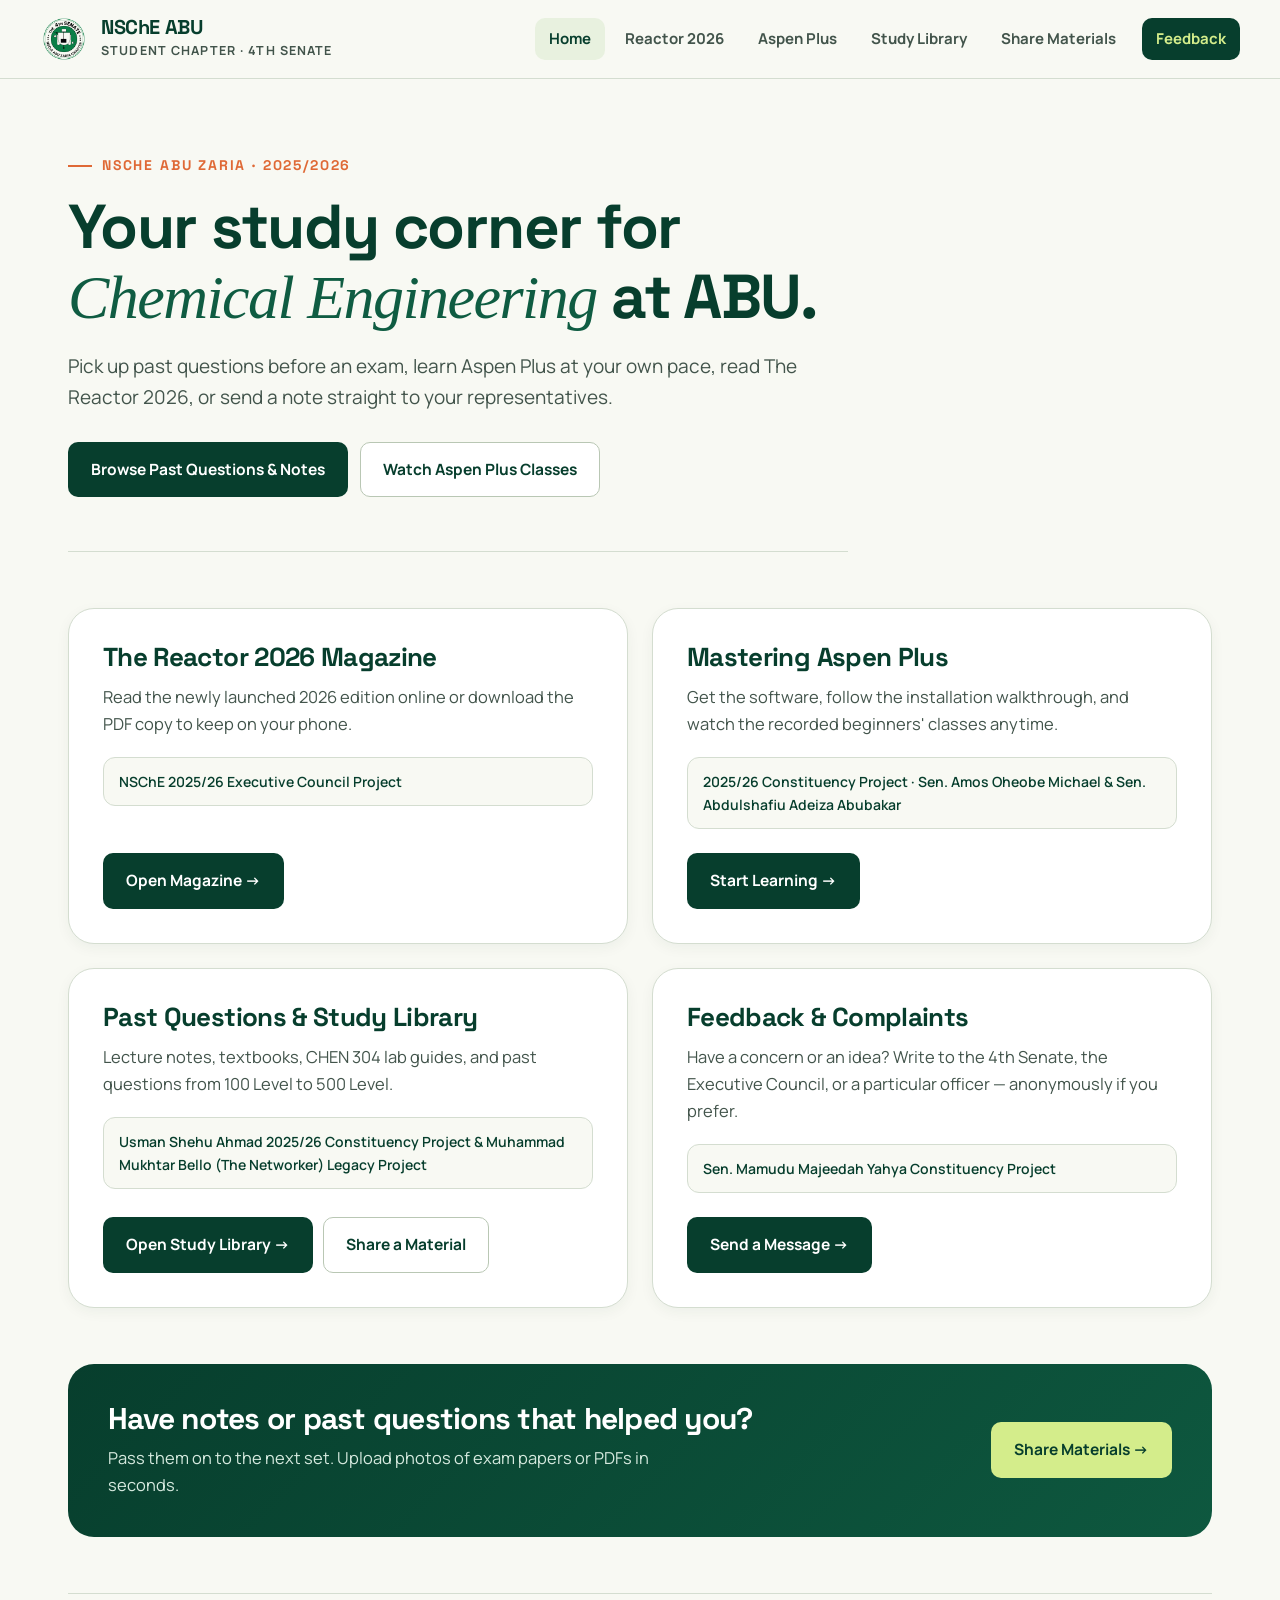
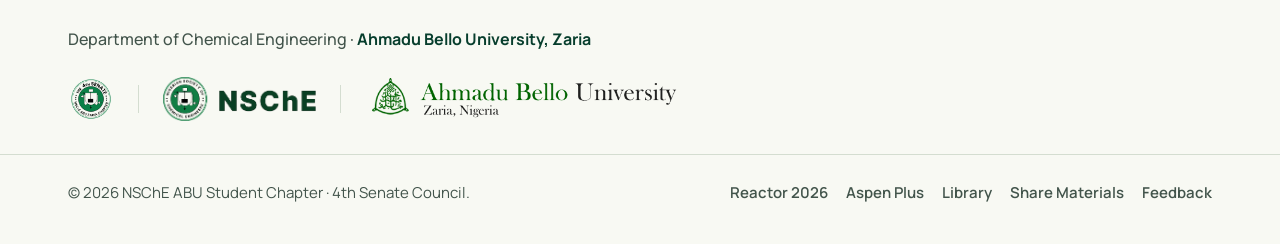
<file: portal.html>
<!DOCTYPE html>
<html lang="en">
<head>
  <meta charset="UTF-8">
  <meta name="viewport" content="width=device-width, initial-scale=1.0">
  <meta name="robots" content="noindex, nofollow">
  <meta name="theme-color" content="#073e2d">
  <title>NSChE ABU Student Chapter | Ahmadu Bello University, Zaria</title>
  <meta name="description" content="NSChE ABU Student Chapter — Read The Reactor 2026 Magazine, learn Aspen Plus, browse 100L–500L past questions and study materials, or reach your student leaders.">
  <link rel="canonical" href="https://nscheabu.org/portal">
  <link rel="icon" href="assets/parliament.jpg">
  <link rel="stylesheet" href="assets/styles.css">
  <style>
    .hub-hero {
      padding: 68px 0 54px;
      border-bottom: 1px solid var(--line);
      max-width: 780px;
    }
    .hub-hero h1 { font-size: clamp(38px, 5.6vw, 62px); margin: 0 0 18px; }
    .hub-hero h1 em { font-family: Georgia, serif; font-weight: 400; color: var(--green-mid); }
    .hub-hero p { font-size: 19px; color: var(--muted); margin: 0 0 28px; }
    .hero-cta-row { display: flex; flex-wrap: wrap; gap: 12px; }

    .highlights-section { padding: 56px 0; }
    .project-grid { display: grid; grid-template-columns: repeat(2, minmax(0, 1fr)); gap: 24px; }
    .project-card {
      background: var(--surface); border: 1px solid var(--line); border-radius: var(--radius-xl);
      padding: 34px; display: flex; flex-direction: column; box-shadow: var(--shadow-sm);
      transition: transform 0.2s ease, box-shadow 0.2s ease, border-color 0.2s ease;
    }
    .project-card:hover { transform: translateY(-4px); border-color: var(--green-mid); box-shadow: var(--shadow-md); }
    .project-card h2 { font-size: 26px; margin: 0 0 10px; }
    .project-card p { color: var(--muted); margin: 0 0 20px; }
    .project-credit {
      font-size: 14px; font-weight: 600; color: var(--green);
      background: var(--paper); border: 1px solid var(--line);
      border-radius: 12px; padding: 12px 15px; margin-bottom: 24px;
    }
    .project-footer { margin-top: auto; display: flex; flex-wrap: wrap; gap: 10px; }

    .contribute-banner {
      background: linear-gradient(135deg, #073e2d 0%, #0e583f 100%);
      color: #ffffff; border-radius: var(--radius-xl); padding: 38px 40px;
      display: flex; align-items: center; justify-content: space-between;
      gap: 28px; flex-wrap: wrap; margin-bottom: 56px;
    }
    .contribute-banner h2 { color: #ffffff; font-size: clamp(24px, 3.2vw, 30px); margin: 0 0 8px; }
    .contribute-banner p { color: #d6eadf; margin: 0; max-width: 580px; }

    @media (max-width: 860px) {
      .project-grid { grid-template-columns: 1fr; }
      .contribute-banner { padding: 28px 22px; }
      .project-card { padding: 26px 22px; }
    }
  </style>
</head>
<body>
  <header class="site-header">
    <div class="container header-inner">
      <a class="brand" href="/portal">
        <img src="assets/parliament.jpg" alt="4th Senate Council, NSChE ABU Zaria">
        <span>
          <strong class="brand-title">NSChE ABU</strong>
          <small class="brand-sub">Student Chapter · 4th Senate</small>
        </span>
      </a>
      <button class="menu-toggle" id="menu-toggle" type="button" aria-label="Toggle menu" aria-expanded="false">
        <svg viewBox="0 0 24 24" fill="none" stroke="currentColor" stroke-width="2"><path d="M4 7h16M4 12h16M4 17h16"/></svg>
      </button>
      <nav class="site-nav" id="site-nav" aria-label="Primary navigation">
        <a href="/portal" class="active">Home</a>
        <a href="/reactor">Reactor 2026</a>
        <a href="/aspen">Aspen Plus</a>
        <a href="/library">Study Library</a>
        <a href="/submit">Share Materials</a>
        <a href="/feedback" class="nav-cta">Feedback</a>
      </nav>
    </div>
  </header>

  <main class="container">
    <section class="hub-hero">
      <div class="eyebrow">NSChE ABU Zaria · 2025/2026</div>
      <h1>Your study corner for <em>Chemical Engineering</em> at ABU.</h1>
      <p>Pick up past questions before an exam, learn Aspen Plus at your own pace, read The Reactor 2026, or send a note straight to your representatives.</p>
      <div class="hero-cta-row">
        <a class="btn btn-primary" href="/library">Browse Past Questions &amp; Notes</a>
        <a class="btn btn-secondary" href="/aspen">Watch Aspen Plus Classes</a>
      </div>
    </section>

    <section class="highlights-section" aria-label="Chapter projects">
      <div class="project-grid">
        <article class="project-card">
          <h2>The Reactor 2026 Magazine</h2>
          <p>Read the newly launched 2026 edition online or download the PDF copy to keep on your phone.</p>
          <div class="project-credit">NSChE 2025/26 Executive Council Project</div>
          <div class="project-footer">
            <a class="btn btn-primary" href="/reactor">Open Magazine →</a>
          </div>
        </article>

        <article class="project-card">
          <h2>Mastering Aspen Plus</h2>
          <p>Get the software, follow the installation walkthrough, and watch the recorded beginners' classes anytime.</p>
          <div class="project-credit">2025/26 Constituency Project · Sen. Amos Oheobe Michael &amp; Sen. Abdulshafiu Adeiza Abubakar</div>
          <div class="project-footer">
            <a class="btn btn-primary" href="/aspen">Start Learning →</a>
          </div>
        </article>

        <article class="project-card">
          <h2>Past Questions &amp; Study Library</h2>
          <p>Lecture notes, textbooks, CHEN 304 lab guides, and past questions from 100 Level to 500 Level.</p>
          <div class="project-credit">Usman Shehu Ahmad 2025/26 Constituency Project &amp; Muhammad Mukhtar Bello (The Networker) Legacy Project</div>
          <div class="project-footer">
            <a class="btn btn-primary" href="/library">Open Study Library →</a>
            <a class="btn btn-secondary" href="/submit">Share a Material</a>
          </div>
        </article>

        <article class="project-card">
          <h2>Feedback &amp; Complaints</h2>
          <p>Have a concern or an idea? Write to the 4th Senate, the Executive Council, or a particular officer — anonymously if you prefer.</p>
          <div class="project-credit">Sen. Mamudu Majeedah Yahya Constituency Project</div>
          <div class="project-footer">
            <a class="btn btn-primary" href="/feedback">Send a Message →</a>
          </div>
        </article>
      </div>
    </section>

    <section class="contribute-banner" aria-label="Share study materials">
      <div>
        <h2>Have notes or past questions that helped you?</h2>
        <p>Pass them on to the next set. Upload photos of exam papers or PDFs in seconds.</p>
      </div>
      <a class="btn btn-lime" href="/submit">Share Materials →</a>
    </section>

    <section class="affiliations-bar" aria-label="Affiliations">
      <div class="aff-copy">Department of Chemical Engineering · <strong>Ahmadu Bello University, Zaria</strong></div>
      <div class="aff-logos">
        <img class="logo-senate" src="assets/parliament.jpg" alt="4th Senate Council, NSChE ABU Zaria">
        <span class="divider" aria-hidden="true"></span>
        <a href="https://www.nsche.org/" target="_blank" rel="noopener noreferrer"><img class="logo-nsche" src="assets/nsche.png" alt="Nigerian Society of Chemical Engineers"></a>
        <span class="divider" aria-hidden="true"></span>
        <a href="https://abu.edu.ng/" target="_blank" rel="noopener noreferrer"><img class="logo-abu" src="assets/abu.png" alt="Ahmadu Bello University, Zaria"></a>
      </div>
    </section>
  </main>

  <footer class="site-footer">
    <div class="container footer-inner">
      <span>© 2026 NSChE ABU Student Chapter · 4th Senate Council.</span>
      <div class="footer-links">
        <a href="/reactor">Reactor 2026</a>
        <a href="/aspen">Aspen Plus</a>
        <a href="/library">Library</a>
        <a href="/submit">Share Materials</a>
        <a href="/feedback">Feedback</a>
      </div>
    </div>
  </footer>

  <script src="assets/site.js"></script>
</body>
</html>
</file>
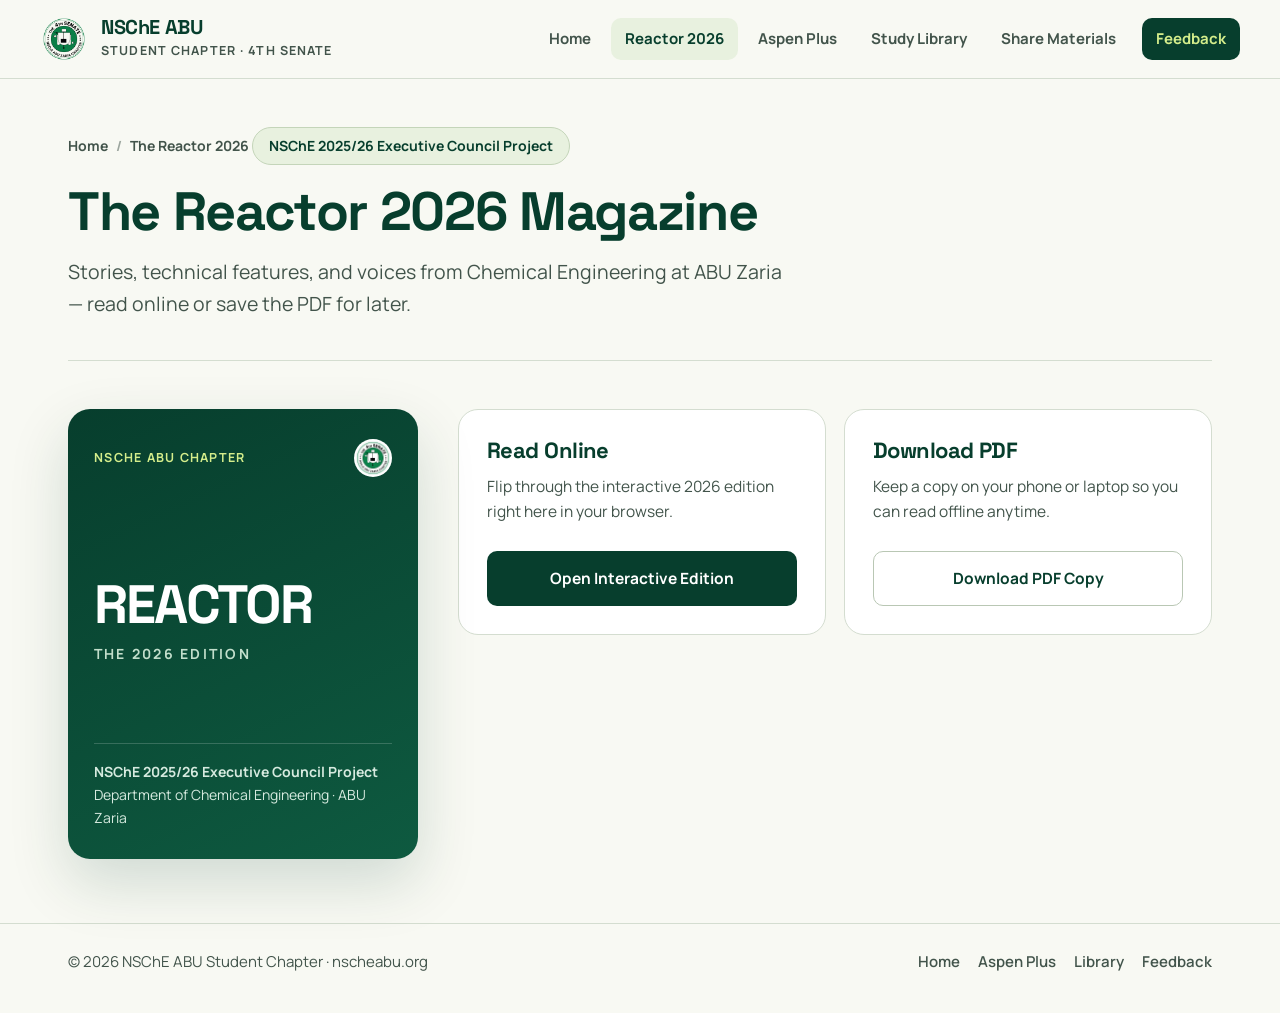
<file: reactor.html>
<!DOCTYPE html>
<html lang="en">
<head>
  <meta charset="UTF-8">
  <meta name="viewport" content="width=device-width, initial-scale=1.0">
  <meta name="theme-color" content="#073e2d">
  <title>The Reactor 2026 Magazine | NSChE ABU Student Chapter</title>
  <meta name="description" content="Read The Reactor 2026 Magazine — NSChE 2025/26 Executive Council Project for Chemical Engineering students at ABU Zaria.">
  <link rel="canonical" href="https://nscheabu.org/reactor">
  <link rel="icon" href="assets/parliament.jpg">
  <link rel="stylesheet" href="assets/styles.css">
  <style>
    .reactor-showcase {
      padding: 48px 0 64px;
      display: grid;
      grid-template-columns: 350px 1fr;
      gap: 40px;
      align-items: start;
    }
    .mag-cover {
      background: linear-gradient(155deg, #073e2d 0%, #0e5a40 100%);
      color: #eef4d6; border-radius: 22px; padding: 30px 26px; min-height: 450px;
      display: flex; flex-direction: column; justify-content: space-between;
      box-shadow: var(--shadow-lg); position: relative; overflow: hidden;
    }
    .mag-top { display: flex; align-items: center; justify-content: space-between; font-size: 12.5px; font-weight: 700; letter-spacing: 0.1em; text-transform: uppercase; color: var(--lime); }
    .mag-top img { width: 38px; height: 38px; border-radius: 50%; background: #fff; }
    .mag-title { font-family: 'Space Grotesk', sans-serif; font-size: 54px; font-weight: 700; letter-spacing: -0.04em; line-height: 1; margin: 22px 0 10px; color: #ffffff; }
    .mag-sub { font-size: 14px; letter-spacing: 0.16em; text-transform: uppercase; color: #c2decb; font-weight: 700; }
    .mag-footer { border-top: 1px solid rgba(255, 255, 255, 0.18); padding-top: 16px; font-size: 14px; color: #d6eadf; }

    .edition-details { display: grid; gap: 22px; }
    .mode-grid { display: grid; grid-template-columns: repeat(2, minmax(0, 1fr)); gap: 18px; }
    .mode-card {
      background: var(--surface); border: 1px solid var(--line); border-radius: var(--radius-lg);
      padding: 28px; display: flex; flex-direction: column; gap: 10px;
    }
    .mode-card h2 { font-size: 22px; margin: 0; }
    .mode-card p { color: var(--muted); margin: 0 0 16px; font-size: 15.5px; }
    .mode-card .btn { margin-top: auto; width: 100%; }

    @media (max-width: 900px) {
      .reactor-showcase { grid-template-columns: 1fr; }
      .mag-cover { max-width: 360px; }
      .mode-grid { grid-template-columns: 1fr; }
    }
  </style>
</head>
<body>
  <header class="site-header">
    <div class="container header-inner">
      <a class="brand" href="/portal">
        <img src="assets/parliament.jpg" alt="4th Senate Council, NSChE ABU Zaria">
        <span>
          <strong class="brand-title">NSChE ABU</strong>
          <small class="brand-sub">Student Chapter · 4th Senate</small>
        </span>
      </a>
      <button class="menu-toggle" id="menu-toggle" type="button" aria-label="Toggle menu" aria-expanded="false">
        <svg viewBox="0 0 24 24" fill="none" stroke="currentColor" stroke-width="2"><path d="M4 7h16M4 12h16M4 17h16"/></svg>
      </button>
      <nav class="site-nav" id="site-nav" aria-label="Primary navigation">
        <a href="/portal">Home</a>
        <a href="/reactor" class="active">Reactor 2026</a>
        <a href="/aspen">Aspen Plus</a>
        <a href="/library">Study Library</a>
        <a href="/submit">Share Materials</a>
        <a href="/feedback" class="nav-cta">Feedback</a>
      </nav>
    </div>
  </header>

  <main class="container">
    <section class="page-hero">
      <div class="breadcrumb"><a href="/portal">Home</a> <span aria-hidden="true">/</span> <span>The Reactor 2026</span></div>
      <div class="credit-pill">NSChE 2025/26 Executive Council Project</div>
      <h1>The Reactor 2026 Magazine</h1>
      <p class="lead">Stories, technical features, and voices from Chemical Engineering at ABU Zaria — read online or save the PDF for later.</p>
    </section>

    <section class="reactor-showcase">
      <div class="mag-cover" aria-label="The Reactor 2026 Magazine Cover">
        <div class="mag-top"><span>NSChE ABU Chapter</span><img src="assets/parliament.jpg" alt=""></div>
        <div>
          <div class="mag-title">REACTOR</div>
          <div class="mag-sub">The 2026 Edition</div>
        </div>
        <div class="mag-footer">
          <strong>NSChE 2025/26 Executive Council Project</strong><br>
          Department of Chemical Engineering · ABU Zaria
        </div>
      </div>

      <div class="edition-details">
        <div class="mode-grid">
          <article class="mode-card">
            <h2>Read Online</h2>
            <p>Flip through the interactive 2026 edition right here in your browser.</p>
            <button class="btn btn-primary" type="button" id="open-interactive">Open Interactive Edition</button>
          </article>

          <article class="mode-card">
            <h2>Download PDF</h2>
            <p>Keep a copy on your phone or laptop so you can read offline anytime.</p>
            <button class="btn btn-secondary" type="button" id="download-pdf">Download PDF Copy</button>
          </article>
        </div>
      </div>
    </section>
  </main>

  <footer class="site-footer">
    <div class="container footer-inner">
      <span>© 2026 NSChE ABU Student Chapter · nscheabu.org</span>
      <div class="footer-links">
        <a href="/portal">Home</a>
        <a href="/aspen">Aspen Plus</a>
        <a href="/library">Library</a>
        <a href="/feedback">Feedback</a>
      </div>
    </div>
  </footer>

  <dialog id="reactor-dialog" aria-labelledby="reactor-dialog-title">
    <div class="dialog-head">
      <h3 id="reactor-dialog-title">The Reactor 2026</h3>
      <button class="close-btn" type="button" id="close-reactor-dialog" aria-label="Close">×</button>
    </div>
    <p id="reactor-dialog-msg" style="margin-top:0; color:var(--muted);"></p>
  </dialog>

  <script src="assets/site.js"></script>
  <script>
    const dlg = document.getElementById('reactor-dialog');
    const dlgTitle = document.getElementById('reactor-dialog-title');
    const dlgMsg = document.getElementById('reactor-dialog-msg');

    document.getElementById('open-interactive').addEventListener('click', () => {
      dlgTitle.textContent = 'Interactive Edition';
      dlgMsg.textContent = 'The interactive edition of The Reactor 2026 will open here on launch day, 1 December 2026.';
      dlg.showModal();
    });
    document.getElementById('download-pdf').addEventListener('click', () => {
      dlgTitle.textContent = 'PDF Edition';
      dlgMsg.textContent = 'The downloadable PDF copy of The Reactor 2026 will be available here on launch day, 1 December 2026.';
      dlg.showModal();
    });
    document.getElementById('close-reactor-dialog').addEventListener('click', () => dlg.close());
    dlg.addEventListener('click', (e) => { if (e.target === dlg) dlg.close(); });
  </script>
</body>
</html>
</file>
<file: assets/styles.css>
/* NSChE ABU Student Chapter — Editorial Design System */
@font-face { font-family: 'Manrope'; font-style: normal; font-weight: 400; font-display: swap; src: url('manrope-400.ttf') format('truetype'); }
@font-face { font-family: 'Manrope'; font-style: normal; font-weight: 500; font-display: swap; src: url('manrope-500.ttf') format('truetype'); }
@font-face { font-family: 'Manrope'; font-style: normal; font-weight: 600; font-display: swap; src: url('manrope-600.ttf') format('truetype'); }
@font-face { font-family: 'Manrope'; font-style: normal; font-weight: 700; font-display: swap; src: url('manrope-700.ttf') format('truetype'); }
@font-face { font-family: 'Manrope'; font-style: normal; font-weight: 800; font-display: swap; src: url('manrope-800.ttf') format('truetype'); }
@font-face { font-family: 'Space Grotesk'; font-style: normal; font-weight: 400; font-display: swap; src: url('space-400.ttf') format('truetype'); }
@font-face { font-family: 'Space Grotesk'; font-style: normal; font-weight: 500; font-display: swap; src: url('space-500.ttf') format('truetype'); }
@font-face { font-family: 'Space Grotesk'; font-style: normal; font-weight: 600; font-display: swap; src: url('space-600.ttf') format('truetype'); }
@font-face { font-family: 'Space Grotesk'; font-style: normal; font-weight: 700; font-display: swap; src: url('space-700.ttf') format('truetype'); }

:root {
  --paper: #f8f9f3;
  --paper-alt: #f0f3e8;
  --surface: #ffffff;
  --green: #073e2d;
  --green-deep: #052c20;
  --green-mid: #0f5c42;
  --green-soft: #e8f1df;
  --ink: #11261e;
  --muted: #42544b;
  --subtle: #5c6e65;
  --lime: #d4ed8b;
  --lime-bright: #e2f6a6;
  --orange: #df6936;
  --orange-soft: #fbece4;
  --line: #d4ddd0;
  --line-strong: #b9c7b4;
  --radius-xl: 26px;
  --radius-lg: 20px;
  --radius-md: 14px;
  --radius-sm: 10px;
  --shadow-sm: 0 4px 14px rgba(7, 62, 45, 0.05);
  --shadow-md: 0 14px 36px rgba(7, 62, 45, 0.09);
  --shadow-lg: 0 24px 60px rgba(7, 62, 45, 0.16);
}

*, *::before, *::after { box-sizing: border-box; }
html { scroll-behavior: smooth; scroll-padding-top: 88px; }
body {
  margin: 0;
  background: var(--paper);
  color: var(--ink);
  font-family: 'Manrope', -apple-system, BlinkMacSystemFont, 'Segoe UI', sans-serif;
  font-size: 16.5px;
  line-height: 1.65;
  -webkit-font-smoothing: antialiased;
  text-rendering: optimizeLegibility;
}

img { max-width: 100%; display: block; }
a { color: inherit; text-decoration: none; }
button, input, select, textarea { font: inherit; }
button { cursor: pointer; }
button:focus-visible, a:focus-visible, input:focus-visible, select:focus-visible, textarea:focus-visible {
  outline: 3px solid var(--orange);
  outline-offset: 3px;
}

.container {
  max-width: 1200px;
  margin: 0 auto;
  padding: 0 28px;
}

.sr-only {
  position: absolute;
  width: 1px;
  height: 1px;
  padding: 0;
  margin: -1px;
  overflow: hidden;
  clip: rect(0, 0, 0, 0);
  white-space: nowrap;
  border: 0;
}

/* Header & Navigation */
.site-header {
  position: sticky;
  top: 0;
  z-index: 30;
  background: rgba(248, 249, 243, 0.94);
  backdrop-filter: blur(12px);
  border-bottom: 1px solid var(--line);
}
.header-inner {
  display: flex;
  align-items: center;
  justify-content: space-between;
  gap: 20px;
  padding: 15px 0;
}
.brand {
  display: flex;
  align-items: center;
  gap: 13px;
  flex-shrink: 0;
}
.brand img {
  width: 48px;
  height: 48px;
  border-radius: 50%;
  object-fit: cover;
  mix-blend-mode: multiply;
}
.brand-title {
  font-family: 'Space Grotesk', sans-serif;
  font-size: 20px;
  font-weight: 700;
  letter-spacing: -0.02em;
  color: var(--green);
  display: block;
  line-height: 1.15;
}
.brand-sub {
  display: block;
  font-size: 12.5px;
  font-weight: 700;
  letter-spacing: 0.09em;
  text-transform: uppercase;
  color: var(--muted);
  margin-top: 2px;
}

.site-nav {
  display: flex;
  align-items: center;
  gap: 6px;
}
.site-nav a {
  padding: 9px 14px;
  border-radius: 10px;
  font-size: 15px;
  font-weight: 700;
  color: var(--muted);
  transition: color 0.16s ease, background 0.16s ease;
  white-space: nowrap;
}
.site-nav a:hover {
  color: var(--green);
  background: var(--green-soft);
}
.site-nav a.active {
  color: var(--green);
  background: var(--green-soft);
}
.site-nav a.nav-cta {
  background: var(--green);
  color: var(--lime);
  margin-left: 6px;
}
.site-nav a.nav-cta:hover {
  background: var(--green-mid);
  color: #ffffff;
}

.menu-toggle {
  display: none;
  width: 44px;
  height: 44px;
  border-radius: 10px;
  border: 1px solid var(--line-strong);
  background: var(--surface);
  color: var(--green);
  align-items: center;
  justify-content: center;
}
.menu-toggle svg { width: 22px; height: 22px; }

/* Breadcrumb / Page Hero */
.page-hero {
  padding: 48px 0 40px;
  border-bottom: 1px solid var(--line);
}
.breadcrumb {
  display: inline-flex;
  align-items: center;
  gap: 8px;
  font-size: 14px;
  font-weight: 700;
  color: var(--muted);
  margin-bottom: 18px;
}
.breadcrumb a:hover { color: var(--green); text-decoration: underline; }
.breadcrumb span[aria-hidden="true"] { opacity: 0.5; }

.eyebrow {
  display: inline-flex;
  align-items: center;
  gap: 10px;
  font-family: 'Space Grotesk', sans-serif;
  font-size: 14px;
  font-weight: 700;
  letter-spacing: 0.13em;
  text-transform: uppercase;
  color: var(--orange);
  margin-bottom: 14px;
}
.eyebrow::before {
  content: '';
  width: 24px;
  height: 2px;
  background: var(--orange);
}
.credit-pill {
  display: inline-flex;
  align-items: center;
  gap: 8px;
  background: var(--green-soft);
  color: var(--green);
  border: 1px solid #c4d5b9;
  padding: 8px 16px;
  border-radius: 999px;
  font-size: 14px;
  font-weight: 700;
  margin-bottom: 16px;
  line-height: 1.4;
}

h1, h2, h3, h4 {
  font-family: 'Space Grotesk', sans-serif;
  color: var(--green);
  letter-spacing: -0.025em;
  line-height: 1.14;
}
.page-hero h1 {
  font-size: clamp(34px, 5vw, 54px);
  font-weight: 700;
  margin: 0 0 14px;
  max-width: 820px;
}
.page-hero p.lead {
  font-size: clamp(17px, 2vw, 19.5px);
  color: var(--muted);
  margin: 0;
  max-width: 720px;
  line-height: 1.65;
}

/* Buttons */
.btn {
  display: inline-flex;
  align-items: center;
  justify-content: center;
  gap: 10px;
  padding: 14px 22px;
  border-radius: 10px;
  font-size: 15.5px;
  font-weight: 700;
  border: 1px solid transparent;
  transition: transform 0.18s ease, background 0.18s ease, border-color 0.18s ease, box-shadow 0.18s ease;
  text-align: center;
}
.btn:hover:not(:disabled) { transform: translateY(-2px); }
.btn:disabled { opacity: 0.65; cursor: not-allowed; }
.btn-primary { background: var(--green); color: #ffffff; }
.btn-primary:hover:not(:disabled) { background: var(--green-mid); }
.btn-secondary { background: var(--surface); color: var(--green); border-color: var(--line-strong); }
.btn-secondary:hover:not(:disabled) { background: var(--green-soft); border-color: var(--green-mid); }
.btn-lime { background: var(--lime); color: var(--green); }
.btn-lime:hover:not(:disabled) { background: var(--lime-bright); }
.btn-ghost { background: rgba(255, 255, 255, 0.1); color: #ffffff; border-color: rgba(255, 255, 255, 0.3); }
.btn-ghost:hover:not(:disabled) { background: rgba(255, 255, 255, 0.18); }
.btn svg { width: 18px; height: 18px; flex-shrink: 0; }

/* Cards & Surfaces */
.surface-card {
  background: var(--surface);
  border: 1px solid var(--line);
  border-radius: var(--radius-lg);
  padding: 30px;
  box-shadow: var(--shadow-sm);
}

/* Affiliations & Footer */
.affiliations-bar {
  border-top: 1px solid var(--line);
  padding: 32px 0;
  display: flex;
  align-items: center;
  justify-content: space-between;
  gap: 24px;
  flex-wrap: wrap;
}
.aff-copy { font-size: 16px; color: var(--muted); font-weight: 500; }
.aff-copy strong { color: var(--green); font-weight: 700; }
.aff-logos { display: flex; align-items: center; gap: 24px; flex-wrap: wrap; }
.aff-logos img { object-fit: contain; mix-blend-mode: multiply; }
.aff-logos .logo-nsche { height: 44px; width: auto; }
.aff-logos .logo-abu { height: 42px; width: auto; }
.aff-logos .logo-senate { height: 46px; width: 46px; border-radius: 50%; }
.divider { width: 1px; height: 28px; background: var(--line); }

.site-footer {
  border-top: 1px solid var(--line);
  padding: 26px 0 38px;
  font-size: 15px;
  color: var(--muted);
}
.footer-inner {
  display: flex;
  align-items: center;
  justify-content: space-between;
  gap: 16px;
  flex-wrap: wrap;
}
.footer-links {
  display: flex;
  flex-wrap: wrap;
  gap: 18px;
  font-weight: 600;
}
.footer-links a:hover { color: var(--green); text-decoration: underline; }

/* Dialogs & Toast */
dialog {
  border: 1px solid var(--line);
  border-radius: 20px;
  padding: 28px;
  max-width: 680px;
  width: calc(100% - 32px);
  background: var(--paper);
  color: var(--ink);
  box-shadow: 0 24px 80px rgba(0, 0, 0, 0.35);
}
dialog::backdrop {
  background: rgba(5, 44, 32, 0.74);
  backdrop-filter: blur(6px);
}
.dialog-head {
  display: flex;
  align-items: center;
  justify-content: space-between;
  gap: 16px;
  margin-bottom: 18px;
}
.dialog-head h3 { font-size: 22px; margin: 0; }
.close-btn {
  width: 38px;
  height: 38px;
  border-radius: 50%;
  border: 1px solid var(--line-strong);
  background: var(--surface);
  color: var(--green);
  font-size: 22px;
  line-height: 1;
  display: grid;
  place-items: center;
  flex-shrink: 0;
}

.toast {
  position: fixed;
  bottom: 24px;
  left: 50%;
  transform: translate(-50%, 16px);
  background: var(--green);
  color: #ffffff;
  border: 1px solid rgba(212, 237, 139, 0.45);
  border-radius: 12px;
  padding: 14px 22px;
  font-size: 15px;
  font-weight: 600;
  box-shadow: 0 12px 32px rgba(0, 0, 0, 0.24);
  opacity: 0;
  pointer-events: none;
  transition: opacity 0.25s ease, transform 0.25s ease;
  z-index: 60;
  max-width: 92vw;
  text-align: center;
}
.toast.show { opacity: 1; transform: translate(-50%, 0); }

/* Mobile Nav */
@media (max-width: 920px) {
  .menu-toggle { display: inline-flex; }
  .site-nav {
    display: none;
    position: absolute;
    top: 100%;
    left: 0;
    right: 0;
    background: var(--paper);
    border-bottom: 1px solid var(--line);
    padding: 16px 24px 22px;
    flex-direction: column;
    align-items: stretch;
    gap: 6px;
    box-shadow: var(--shadow-md);
  }
  .site-nav.open { display: flex; }
  .site-nav a { padding: 12px 14px; font-size: 16px; }
  .site-nav a.nav-cta { margin-left: 0; text-align: center; margin-top: 6px; }
}
@media (max-width: 600px) {
  .container { padding: 0 18px; }
  .surface-card { padding: 22px 18px; }
  .divider { display: none; }
}
@media (prefers-reduced-motion: reduce) {
  *, *::before, *::after { animation: none !important; transition: none !important; }
}
</file>
